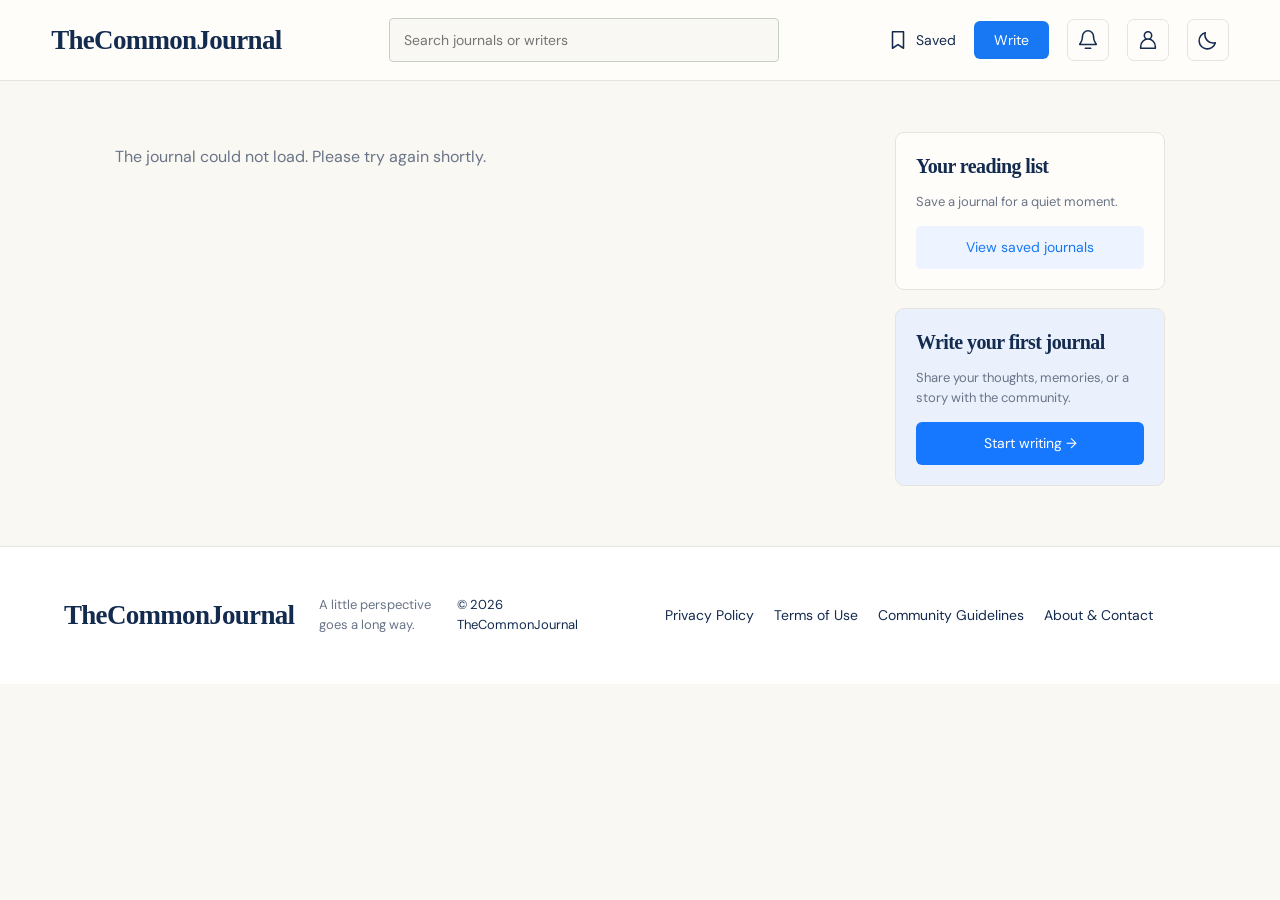
<file: index.html>
<!doctype html>
<html lang="en"><head><meta charset="utf-8"><script src="theme.js"></script><meta name="viewport" content="width=device-width, initial-scale=1"><title>TheCommonJournal — Stories from everyone</title><meta name="description" content="A community for stories, reflections, and discoveries."><link rel="icon" href="favicon.svg"><link rel="stylesheet" href="style.css"><link rel="stylesheet" href="social.css?v=20261010-aligned3"><link rel="stylesheet" href="reader.css?v=20261008-mobile2"><link rel="stylesheet" href="top-journals.css?v=20261008-small3"><link rel="stylesheet" href="policies.css"><link rel="stylesheet" href="reporting.css"><link rel="stylesheet" href="contest.css"><link rel="stylesheet" href="home.css?v=20261010-cardlink1"><link rel="stylesheet" href="journal-cards.css?v=20261010-aligned3"></head>
<body class="home-page"><header><a class="brand" href="./">TheCommonJournal</a><form id="search-form" class="header-search" action="./" role="search"><input id="journal-search" name="q" type="search" aria-label="Search journals or writers" placeholder="Search journals or writers"></form><nav><a href="./">The journal</a></nav></header><main id="main"><section id="featured-journal" class="featured-journal" aria-label="Featured journal" hidden></section><section id="contest-banner" class="contest-banner" aria-label="Writing contest" hidden></section><section id="top-journals" class="top-journals" aria-label="Top journals"></section><div class="home-layout"><section class="journal"><div class="section-head"><h2>The latest thinking</h2><span>IDEAS WORTH YOUR TIME</span></div><p id="notice" role="status"></p><div id="feed-controls"></div><div id="articles" class="grid"></div></section><aside class="reading-sidebar"><section class="sidebar-card"><h2>Your reading list</h2><p>Save a journal for a quiet moment.</p><a href="./?view=saved">View saved journals</a></section><section class="sidebar-card sidebar-compose"><h2>Write your first journal</h2><p>Share your thoughts, memories, or a story with the community.</p><a href="account.html">Start writing →</a></section></aside></div></main><footer><a class="brand" href="./">TheCommonJournal</a><p>A little perspective goes a long way.</p><span>© <span id="year"></span> TheCommonJournal</span><nav class="policy-links" aria-label="Website policies"><a href="privacy.html">Privacy Policy</a><a href="terms.html">Terms of Use</a><a href="community-guidelines.html">Community Guidelines</a><a href="contact.html">About &amp; Contact</a></nav></footer><script src="config.js"></script><script type="module" src="journal.js?v=20261010-aligned3"></script><script type="module" src="contest-banner.js?v=20261008-contest1"></script><script type="module" src="site-tracking.js?v=20261008-1"></script></body></html>
</file>
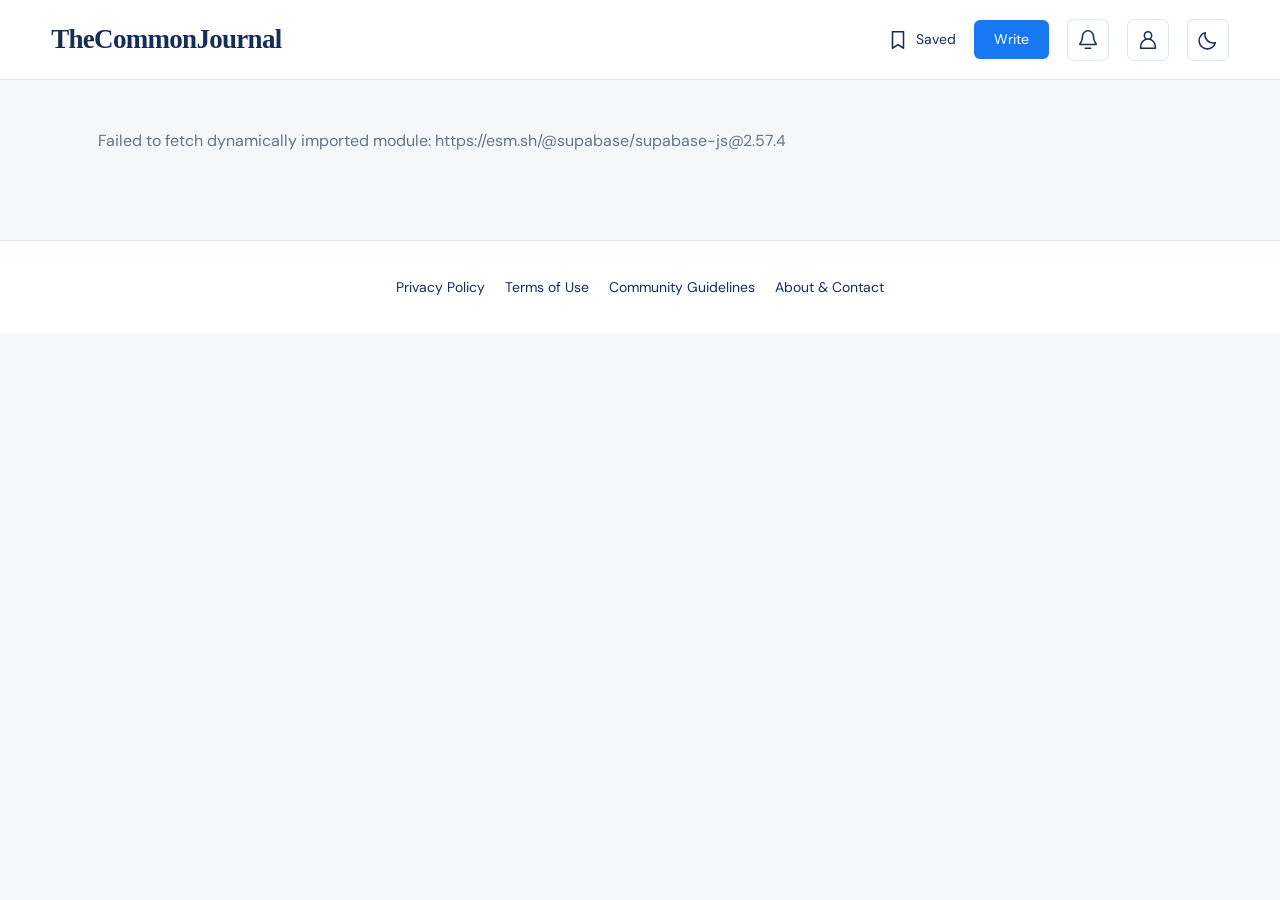
<file: account.html>
<!doctype html><html lang="en"><head><meta charset="utf-8"><script src="theme.js"></script><script>window.JOURNAL_LOGIN_RETURN=/access_token=|error_description=/.test(location.hash)||new URLSearchParams(location.search).has("code");</script><meta name="viewport" content="width=device-width, initial-scale=1"><title>My journals — TheCommonJournal</title><link rel="icon" href="favicon.svg"><link rel="stylesheet" href="style.css"><link rel="stylesheet" href="social.css?v=20261008-heart1"><link rel="stylesheet" href="reader.css"><link rel="stylesheet" href="account.css"><link rel="stylesheet" href="policies.css"><link rel="stylesheet" href="reporting.css"><link rel="stylesheet" href="writer-simple.css?v=20261008-fields4"></head><body class="account-page"><header><a class="brand" href="./">TheCommonJournal</a><nav><a href="./">The journal</a></nav></header><main class="admin"><p id="notice" role="status" aria-live="polite">Opening your writing space…</p><section id="signin" class="panel login" hidden><h2>Welcome to the journal</h2><p>Sign in to write, react, and join the conversation.</p><button id="google" class="primary">Sign in with Google</button></section><section id="member-space" hidden><div class="section-head"><h2>My journals</h2><button id="new" class="primary">New journal</button></div><div class="desk"><aside class="panel journal-library"><details><summary>My journals &amp; drafts</summary><div id="list"></div></details></aside><form id="editor" class="panel"><div class="editor-heading"><h2>Write a journal</h2><p>Start with a thought. Make it your own.</p></div><input name="id" type="hidden"><label class="writing-title">Title<input name="title" maxlength="180" required placeholder="Give your story a title"></label><label class="writing-body">Your story<textarea name="body" rows="12" required placeholder="Start writing here… A memory, a thought, a poem. Make it yours."></textarea></label><div class="writing-stats"><span id="word-count">0 words · 0 min read</span><span>Save a draft to continue later</span></div><label>Category<select name="category"><option>Personal reflections</option><option>Stories</option><option>Poetry</option><option>Life &amp; experiences</option><option>Travel</option><option>Other</option></select></label><label id="custom-category-field" hidden>Custom category<input name="custom_category" maxlength="60" placeholder="Enter your category name" disabled><span class="hint">Up to 60 characters.</span></label><details class="writing-options"><summary>More options · optional</summary><label>Introduction (optional)<textarea name="excerpt" maxlength="400" rows="3" placeholder="Leave empty to use the opening of your story"></textarea></label><p class="hint">We’ll use the beginning of your story if you leave this empty.</p><input name="cover_url" type="hidden"></details><div class="writing-footer"><p class="hint">Publish makes your journal visible to everyone. Save draft keeps it private.</p><div class="actions"><button type="submit" name="action" value="draft">Save draft</button><button type="submit" name="action" value="publish" class="primary">Publish journal</button></div></div><p id="editor-status" role="status"></p></form></div></section></main><script src="config.js"></script><script type="module" src="account.js?v=20261010-customcategory1"></script><script type="module" src="page-reader.js?v=20261008-contest1"></script><footer class="policy-footer"><nav class="policy-links" aria-label="Website policies"><a href="privacy.html">Privacy Policy</a><a href="terms.html">Terms of Use</a><a href="community-guidelines.html">Community Guidelines</a><a href="contact.html">About &amp; Contact</a></nav></footer><script type="module" src="site-tracking.js?v=20261008-1"></script></body></html>
</file>
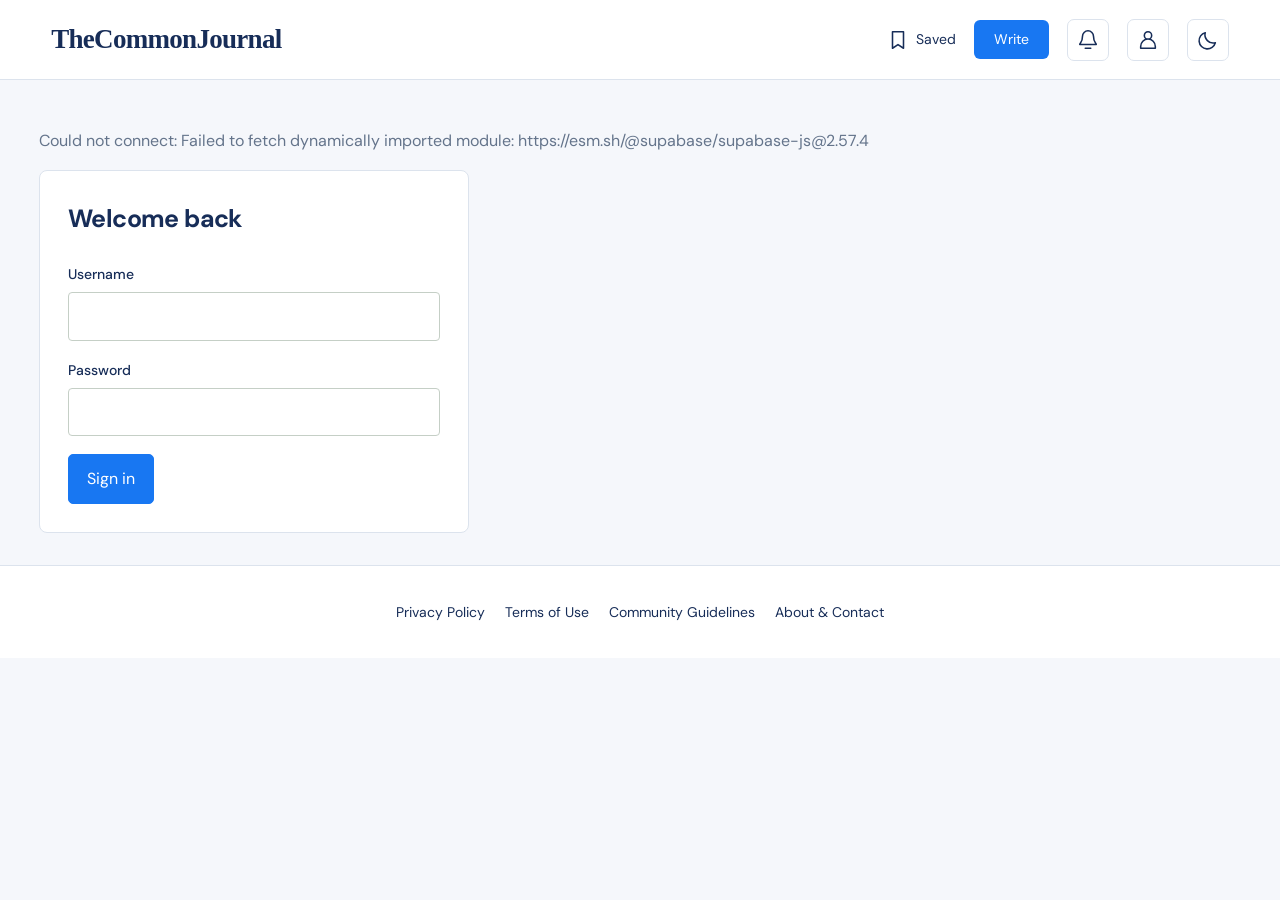
<file: admin.html>
<!doctype html><html lang="en"><head><meta charset="utf-8"><script src="theme.js"></script><meta name="viewport" content="width=device-width, initial-scale=1"><title>Admin — TheCommonJournal</title><meta name="robots" content="noindex"><link rel="icon" href="favicon.svg"><link rel="stylesheet" href="style.css"><link rel="stylesheet" href="social.css?v=20261008-heart1"><link rel="stylesheet" href="reader.css"><link rel="stylesheet" href="policies.css"><link rel="stylesheet" href="reporting.css"><link rel="stylesheet" href="contest.css"><link rel="stylesheet" href="admin-analytics.css?v=20261008-feature1"></head><body class="admin-dashboard"><header><a class="brand" href="./">TheCommonJournal</a><nav><a href="./">View journal</a><button id="logout" hidden>Sign out</button></nav></header><main class="admin"><div class="eyebrow">YOUR EDITORIAL DESK</div><h1 class="admin-title">Make room for<br><em>your next idea.</em></h1><p id="notice" role="status" aria-live="polite"></p><form id="login" class="login panel"><h2>Welcome back</h2><label>Username<input name="username" autocomplete="username" required></label><label>Password<input name="password" type="password" autocomplete="current-password" required></label><button class="primary">Sign in</button></form><section id="workspace" hidden><div id="admin-journals"><div class="section-head"><h2>Your articles</h2><button id="new" class="primary">New article</button></div><div class="desk"><aside id="list" class="panel"></aside><form id="editor" class="panel"><input name="id" type="hidden"><label>Article title<input name="title" maxlength="180" required placeholder="An idea worth sharing"></label><div class="two"><label>Category<input name="category" maxlength="50" required value="Reflections"></label><label>Author<input name="author" maxlength="80" required value="SadiyaSamreen"></label></div><label>Short introduction<textarea name="excerpt" rows="3" maxlength="400" required></textarea></label><label>Cover image URL (optional)<input name="cover_url" type="url" placeholder="https://…"></label><label>Article<textarea name="body" rows="16" required placeholder="Write here. Separate paragraphs with a blank line. Use ## for section headings."></textarea></label><p class="hint">Blank lines create paragraphs. Start a line with ## for a heading. Images use an HTTPS URL.</p><div class="actions"><button type="submit" name="action" value="draft">Save draft</button><button type="submit" name="action" value="publish" class="primary">Publish article</button><button type="button" id="delete" class="danger" hidden>Delete</button></div><p id="editor-status" role="status" aria-live="polite"></p></form></div></div></section></main><script src="config.js"></script><script type="module" src="admin.js?v=20261008-contest1"></script><script type="module" src="moderation.js?v=20261008-contest1"></script><script type="module" src="page-reader.js?v=20261008-contest1"></script><script type="module" src="report-review.js?v=20261008-contest1"></script><footer class="policy-footer"><nav class="policy-links" aria-label="Website policies"><a href="privacy.html">Privacy Policy</a><a href="terms.html">Terms of Use</a><a href="community-guidelines.html">Community Guidelines</a><a href="contact.html">About &amp; Contact</a></nav></footer><script type="module" src="contest-admin.js?v=20261008-contest1"></script><script type="module" src="admin-analytics.js?v=20261008-feature1"></script><script type="module" src="featured-admin.js?v=20261008-feature1"></script></body></html>
</file>
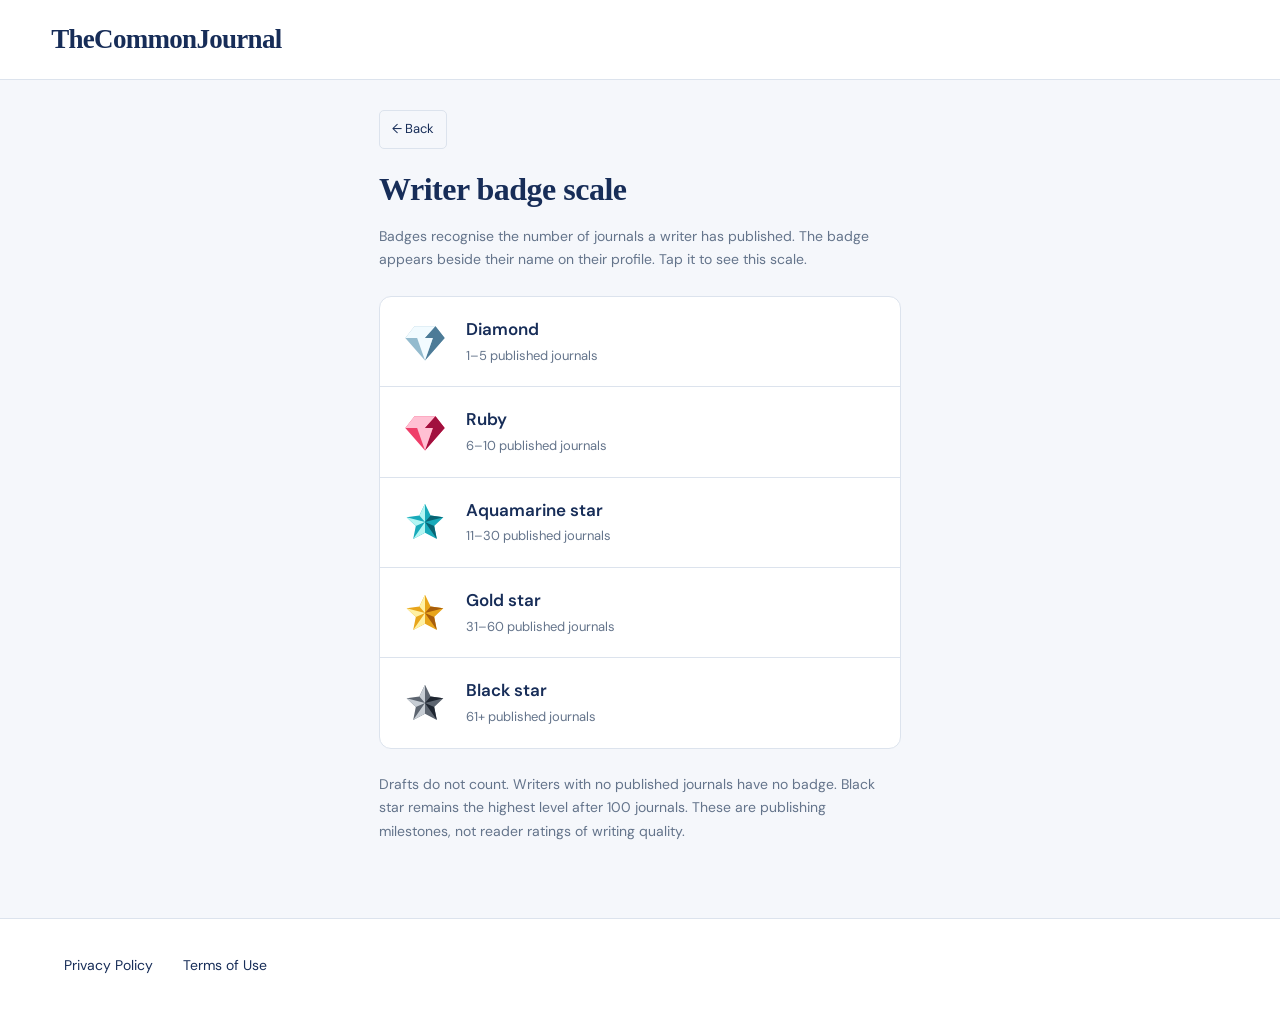
<file: badge-scale.html>
<!doctype html><html lang="en"><head><meta charset="utf-8"><script src="theme.js"></script><meta name="viewport" content="width=device-width, initial-scale=1"><title>Writer badge scale — TheCommonJournal</title><meta name="description" content="Discover the writer badge milestones on TheCommonJournal."><link rel="icon" href="favicon.svg"><link rel="stylesheet" href="style.css"><link rel="stylesheet" href="social.css?v=20261008-heart1"><link rel="stylesheet" href="reader.css"><link rel="stylesheet" href="badge-scale.css?v=20261010-1"></head><body><header><a class="brand" href="./">TheCommonJournal</a></header><main class="badge-scale-page"><button id="badge-back" type="button">← Back</button><h1>Writer badge scale</h1><p class="hint">Badges recognise the number of journals a writer has published. The badge appears beside their name on their profile. Tap it to see this scale.</p><ol id="badge-scale" class="badge-scale-list" aria-label="Writer badge levels"></ol><p class="hint">Drafts do not count. Writers with no published journals have no badge. Black star remains the highest level after 100 journals. These are publishing milestones, not reader ratings of writing quality.</p></main><footer><nav aria-label="Website policies"><a href="privacy.html">Privacy Policy</a><a href="terms.html">Terms of Use</a></nav></footer><script src="config.js"></script><script type="module" src="badge-scale.js?v=20261010-1"></script><script type="module" src="site-tracking.js?v=20261008-1"></script></body></html>
</file>
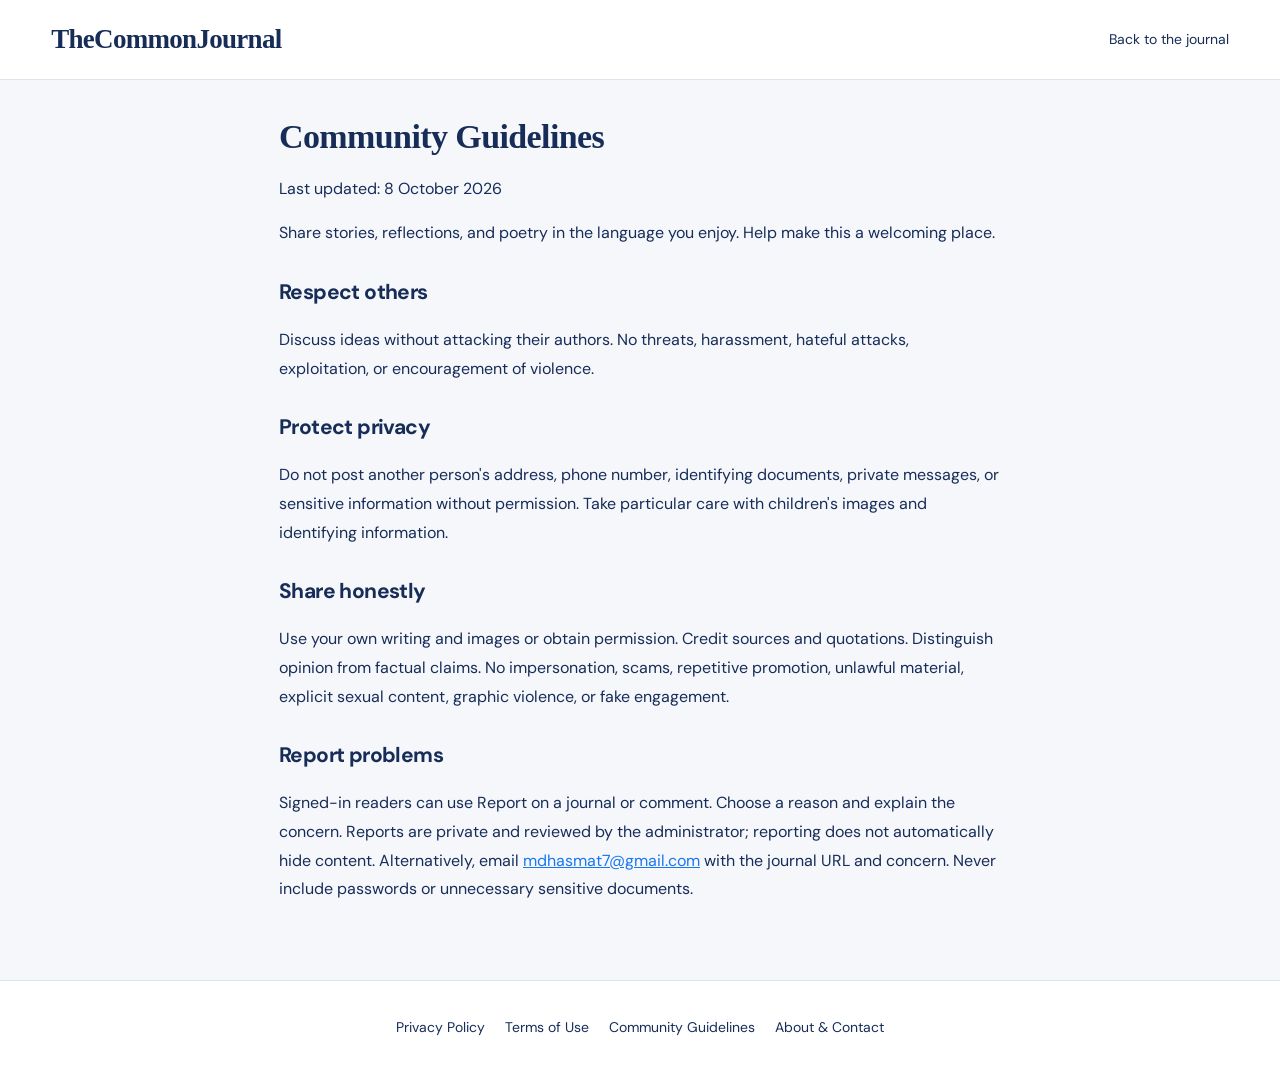
<file: community-guidelines.html>
<!doctype html><html lang="en"><head><meta charset="utf-8"><script src="theme.js"></script><meta name="viewport" content="width=device-width, initial-scale=1"><title>Community Guidelines — TheCommonJournal</title><link rel="icon" href="favicon.svg"><link rel="stylesheet" href="style.css"><link rel="stylesheet" href="social.css?v=20261008-heart1"><link rel="stylesheet" href="reader.css"><link rel="stylesheet" href="policies.css"><link rel="stylesheet" href="reporting.css"></head><body><header><a class="brand" href="./">TheCommonJournal</a><nav><a href="./">Back to the journal</a></nav></header><main class="policy-page"><h1>Community Guidelines</h1><p>Last updated: 8 October 2026</p><p>Share stories, reflections, and poetry in the language you enjoy. Help make this a welcoming place.</p><h2>Respect others</h2><p>Discuss ideas without attacking their authors. No threats, harassment, hateful attacks, exploitation, or encouragement of violence.</p><h2>Protect privacy</h2><p>Do not post another person's address, phone number, identifying documents, private messages, or sensitive information without permission. Take particular care with children's images and identifying information.</p><h2>Share honestly</h2><p>Use your own writing and images or obtain permission. Credit sources and quotations. Distinguish opinion from factual claims. No impersonation, scams, repetitive promotion, unlawful material, explicit sexual content, graphic violence, or fake engagement.</p><h2>Report problems</h2><p>Signed-in readers can use Report on a journal or comment. Choose a reason and explain the concern. Reports are private and reviewed by the administrator; reporting does not automatically hide content. Alternatively, email <a href="mailto:mdhasmat7@gmail.com">mdhasmat7@gmail.com</a> with the journal URL and concern. Never include passwords or unnecessary sensitive documents.</p></main><footer class="policy-footer"><nav class="policy-links" aria-label="Website policies"><a href="privacy.html">Privacy Policy</a><a href="terms.html">Terms of Use</a><a href="community-guidelines.html">Community Guidelines</a><a href="contact.html">About &amp; Contact</a></nav></footer><script src="config.js"></script><script type="module" src="site-tracking.js?v=20261008-1"></script></body></html>
</file>
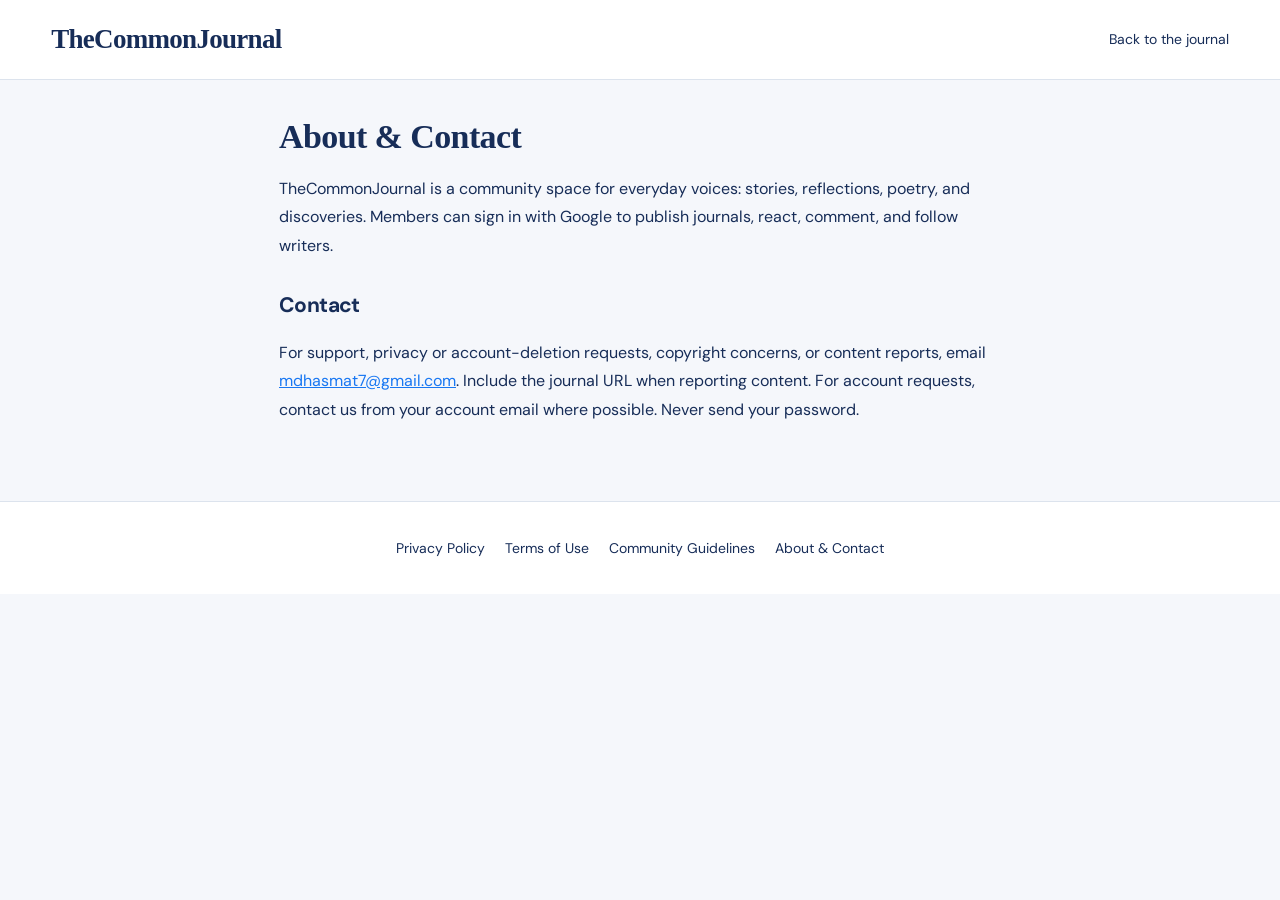
<file: contact.html>
<!doctype html><html lang="en"><head><meta charset="utf-8"><script src="theme.js"></script><meta name="viewport" content="width=device-width, initial-scale=1"><title>About & Contact — TheCommonJournal</title><link rel="icon" href="favicon.svg"><link rel="stylesheet" href="style.css"><link rel="stylesheet" href="social.css?v=20261008-heart1"><link rel="stylesheet" href="reader.css"><link rel="stylesheet" href="policies.css"><link rel="stylesheet" href="reporting.css"></head><body><header><a class="brand" href="./">TheCommonJournal</a><nav><a href="./">Back to the journal</a></nav></header><main class="policy-page"><h1>About & Contact</h1><p>TheCommonJournal is a community space for everyday voices: stories, reflections, poetry, and discoveries. Members can sign in with Google to publish journals, react, comment, and follow writers.</p><h2>Contact</h2><p>For support, privacy or account-deletion requests, copyright concerns, or content reports, email <a href="mailto:mdhasmat7@gmail.com">mdhasmat7@gmail.com</a>. Include the journal URL when reporting content. For account requests, contact us from your account email where possible. Never send your password.</p></main><footer class="policy-footer"><nav class="policy-links" aria-label="Website policies"><a href="privacy.html">Privacy Policy</a><a href="terms.html">Terms of Use</a><a href="community-guidelines.html">Community Guidelines</a><a href="contact.html">About &amp; Contact</a></nav></footer><script src="config.js"></script><script type="module" src="site-tracking.js?v=20261008-1"></script></body></html>
</file>
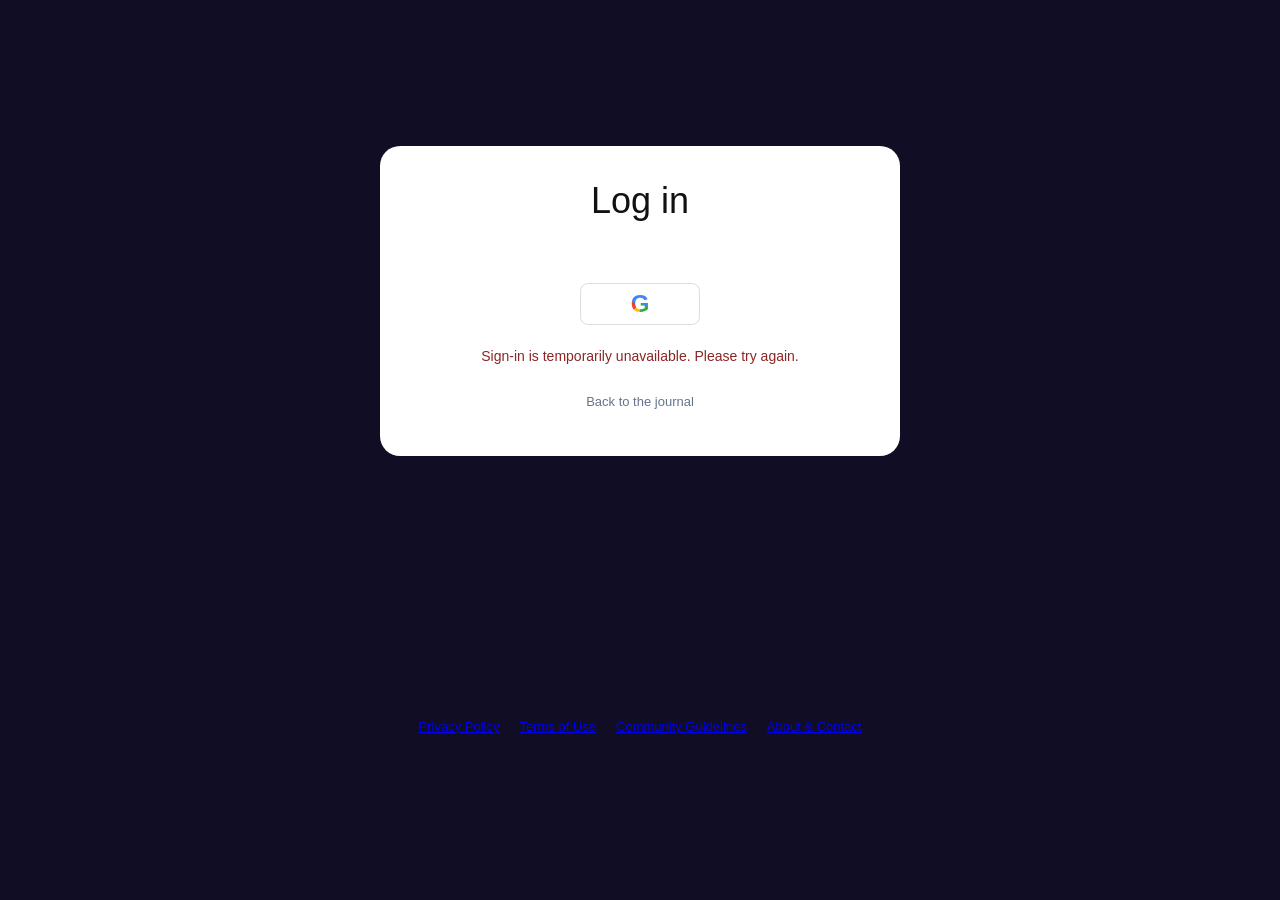
<file: login.html>
<!doctype html><html lang="en"><head><meta charset="utf-8"><meta name="viewport" content="width=device-width, initial-scale=1"><title>Log in — TheCommonJournal</title><link rel="icon" href="favicon.svg"><link rel="stylesheet" href="login.css"><link rel="stylesheet" href="policies.css"><link rel="stylesheet" href="reporting.css"></head><body><main class="login-card"><h1>Log in</h1><button id="google-login" type="button" aria-label="Sign in with Google" title="Sign in with Google"><span class="google-mark" aria-hidden="true">G</span></button><p id="login-status" role="status" aria-live="polite"></p><a class="back-link" href="./">Back to the journal</a></main><script src="config.js"></script><script type="module" src="login.js?v=20261007-profile4"></script><footer class="policy-footer"><nav class="policy-links" aria-label="Website policies"><a href="privacy.html">Privacy Policy</a><a href="terms.html">Terms of Use</a><a href="community-guidelines.html">Community Guidelines</a><a href="contact.html">About &amp; Contact</a></nav></footer><script type="module" src="site-tracking.js?v=20261008-1"></script></body></html>
</file>
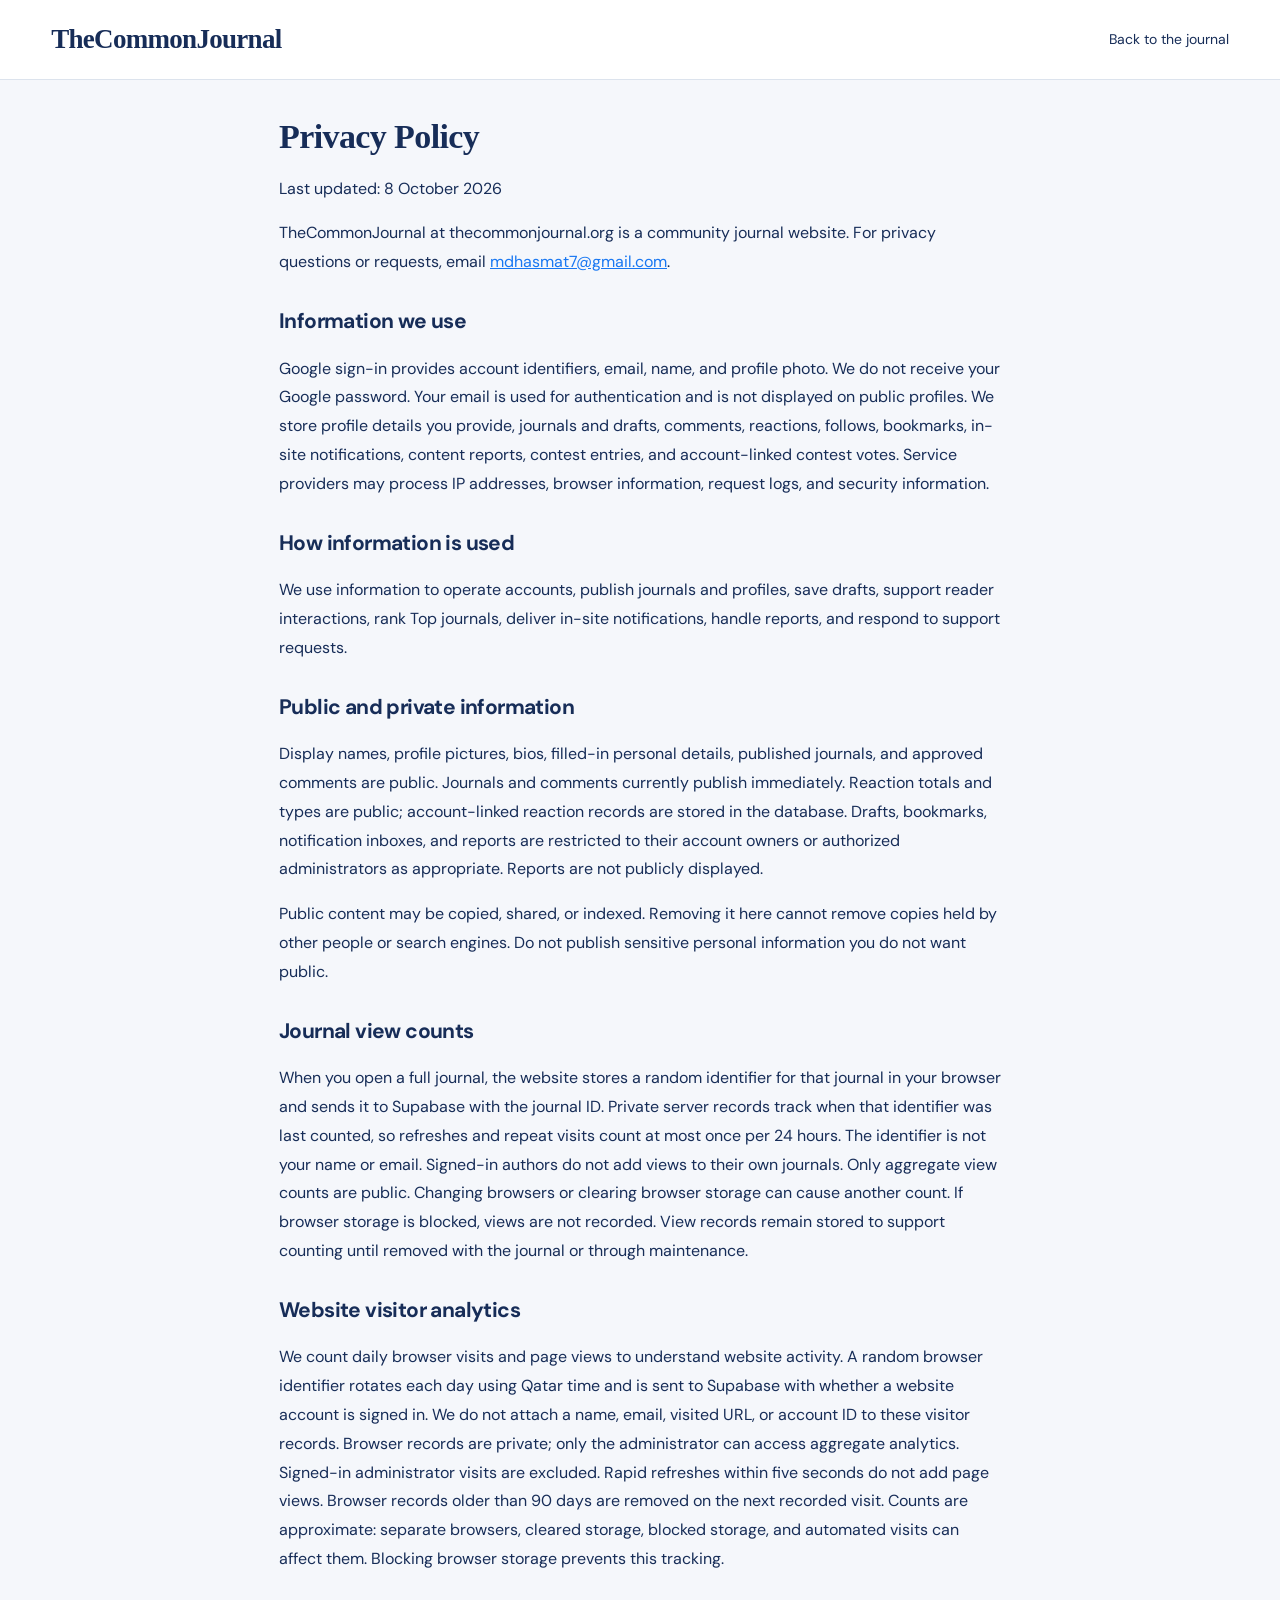
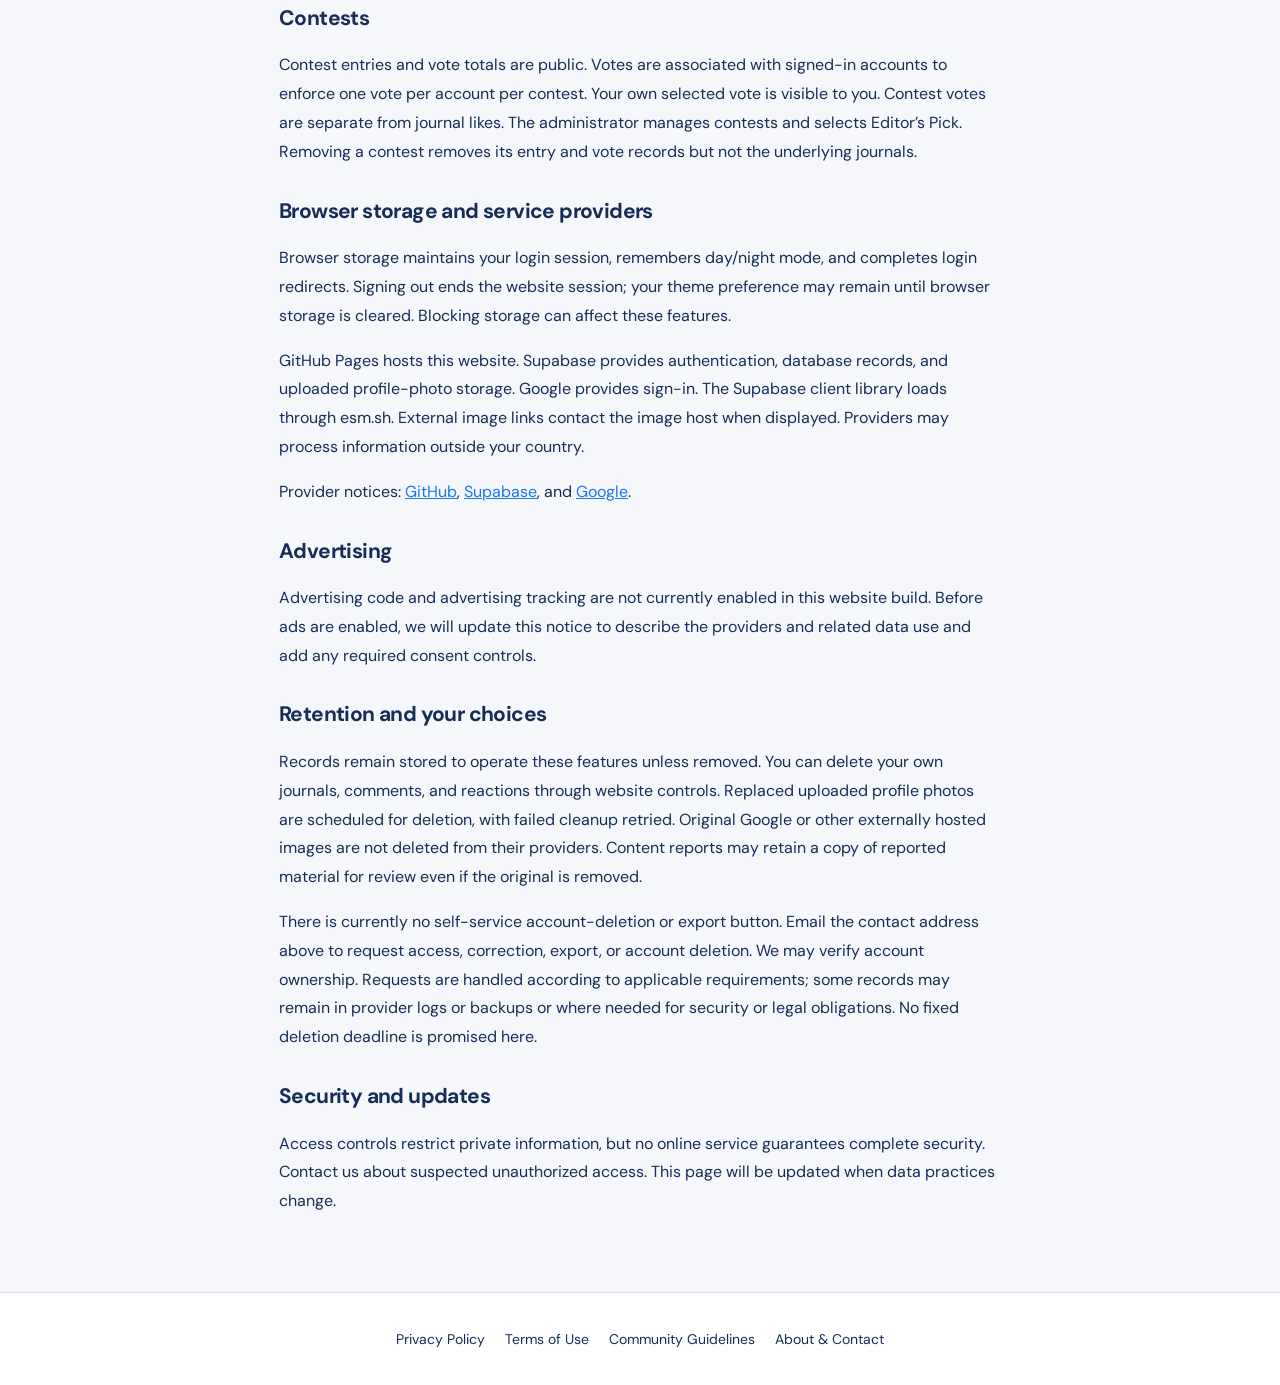
<file: privacy.html>
<!doctype html><html lang="en"><head><meta charset="utf-8"><script src="theme.js"></script><meta name="viewport" content="width=device-width, initial-scale=1"><title>Privacy Policy — TheCommonJournal</title><link rel="icon" href="favicon.svg"><link rel="stylesheet" href="style.css"><link rel="stylesheet" href="social.css?v=20261008-heart1"><link rel="stylesheet" href="reader.css"><link rel="stylesheet" href="policies.css"><link rel="stylesheet" href="reporting.css"></head><body><header><a class="brand" href="./">TheCommonJournal</a><nav><a href="./">Back to the journal</a></nav></header><main class="policy-page"><h1>Privacy Policy</h1><p>Last updated: 8 October 2026</p><p>TheCommonJournal at thecommonjournal.org is a community journal website. For privacy questions or requests, email <a href="mailto:mdhasmat7@gmail.com">mdhasmat7@gmail.com</a>.</p><h2>Information we use</h2><p>Google sign-in provides account identifiers, email, name, and profile photo. We do not receive your Google password. Your email is used for authentication and is not displayed on public profiles. We store profile details you provide, journals and drafts, comments, reactions, follows, bookmarks, in-site notifications, content reports, contest entries, and account-linked contest votes. Service providers may process IP addresses, browser information, request logs, and security information.</p><h2>How information is used</h2><p>We use information to operate accounts, publish journals and profiles, save drafts, support reader interactions, rank Top journals, deliver in-site notifications, handle reports, and respond to support requests.</p><h2>Public and private information</h2><p>Display names, profile pictures, bios, filled-in personal details, published journals, and approved comments are public. Journals and comments currently publish immediately. Reaction totals and types are public; account-linked reaction records are stored in the database. Drafts, bookmarks, notification inboxes, and reports are restricted to their account owners or authorized administrators as appropriate. Reports are not publicly displayed.</p><p>Public content may be copied, shared, or indexed. Removing it here cannot remove copies held by other people or search engines. Do not publish sensitive personal information you do not want public.</p><h2>Journal view counts</h2><p>When you open a full journal, the website stores a random identifier for that journal in your browser and sends it to Supabase with the journal ID. Private server records track when that identifier was last counted, so refreshes and repeat visits count at most once per 24 hours. The identifier is not your name or email. Signed-in authors do not add views to their own journals. Only aggregate view counts are public. Changing browsers or clearing browser storage can cause another count. If browser storage is blocked, views are not recorded. View records remain stored to support counting until removed with the journal or through maintenance.</p><h2>Website visitor analytics</h2><p>We count daily browser visits and page views to understand website activity. A random browser identifier rotates each day using Qatar time and is sent to Supabase with whether a website account is signed in. We do not attach a name, email, visited URL, or account ID to these visitor records. Browser records are private; only the administrator can access aggregate analytics. Signed-in administrator visits are excluded. Rapid refreshes within five seconds do not add page views. Browser records older than 90 days are removed on the next recorded visit. Counts are approximate: separate browsers, cleared storage, blocked storage, and automated visits can affect them. Blocking browser storage prevents this tracking.</p><h2>Contests</h2><p>Contest entries and vote totals are public. Votes are associated with signed-in accounts to enforce one vote per account per contest. Your own selected vote is visible to you. Contest votes are separate from journal likes. The administrator manages contests and selects Editor&rsquo;s Pick. Removing a contest removes its entry and vote records but not the underlying journals.</p><h2>Browser storage and service providers</h2><p>Browser storage maintains your login session, remembers day/night mode, and completes login redirects. Signing out ends the website session; your theme preference may remain until browser storage is cleared. Blocking storage can affect these features.</p><p>GitHub Pages hosts this website. Supabase provides authentication, database records, and uploaded profile-photo storage. Google provides sign-in. The Supabase client library loads through esm.sh. External image links contact the image host when displayed. Providers may process information outside your country.</p><p>Provider notices: <a href="https://docs.github.com/en/site-policy/privacy-policies/github-general-privacy-statement">GitHub</a>, <a href="https://supabase.com/privacy">Supabase</a>, and <a href="https://policies.google.com/privacy">Google</a>.</p><h2>Advertising</h2><p>Advertising code and advertising tracking are not currently enabled in this website build. Before ads are enabled, we will update this notice to describe the providers and related data use and add any required consent controls.</p><h2>Retention and your choices</h2><p>Records remain stored to operate these features unless removed. You can delete your own journals, comments, and reactions through website controls. Replaced uploaded profile photos are scheduled for deletion, with failed cleanup retried. Original Google or other externally hosted images are not deleted from their providers. Content reports may retain a copy of reported material for review even if the original is removed.</p><p>There is currently no self-service account-deletion or export button. Email the contact address above to request access, correction, export, or account deletion. We may verify account ownership. Requests are handled according to applicable requirements; some records may remain in provider logs or backups or where needed for security or legal obligations. No fixed deletion deadline is promised here.</p><h2>Security and updates</h2><p>Access controls restrict private information, but no online service guarantees complete security. Contact us about suspected unauthorized access. This page will be updated when data practices change.</p></main><footer class="policy-footer"><nav class="policy-links" aria-label="Website policies"><a href="privacy.html">Privacy Policy</a><a href="terms.html">Terms of Use</a><a href="community-guidelines.html">Community Guidelines</a><a href="contact.html">About &amp; Contact</a></nav></footer><script src="config.js"></script><script type="module" src="site-tracking.js?v=20261008-1"></script></body></html>
</file>
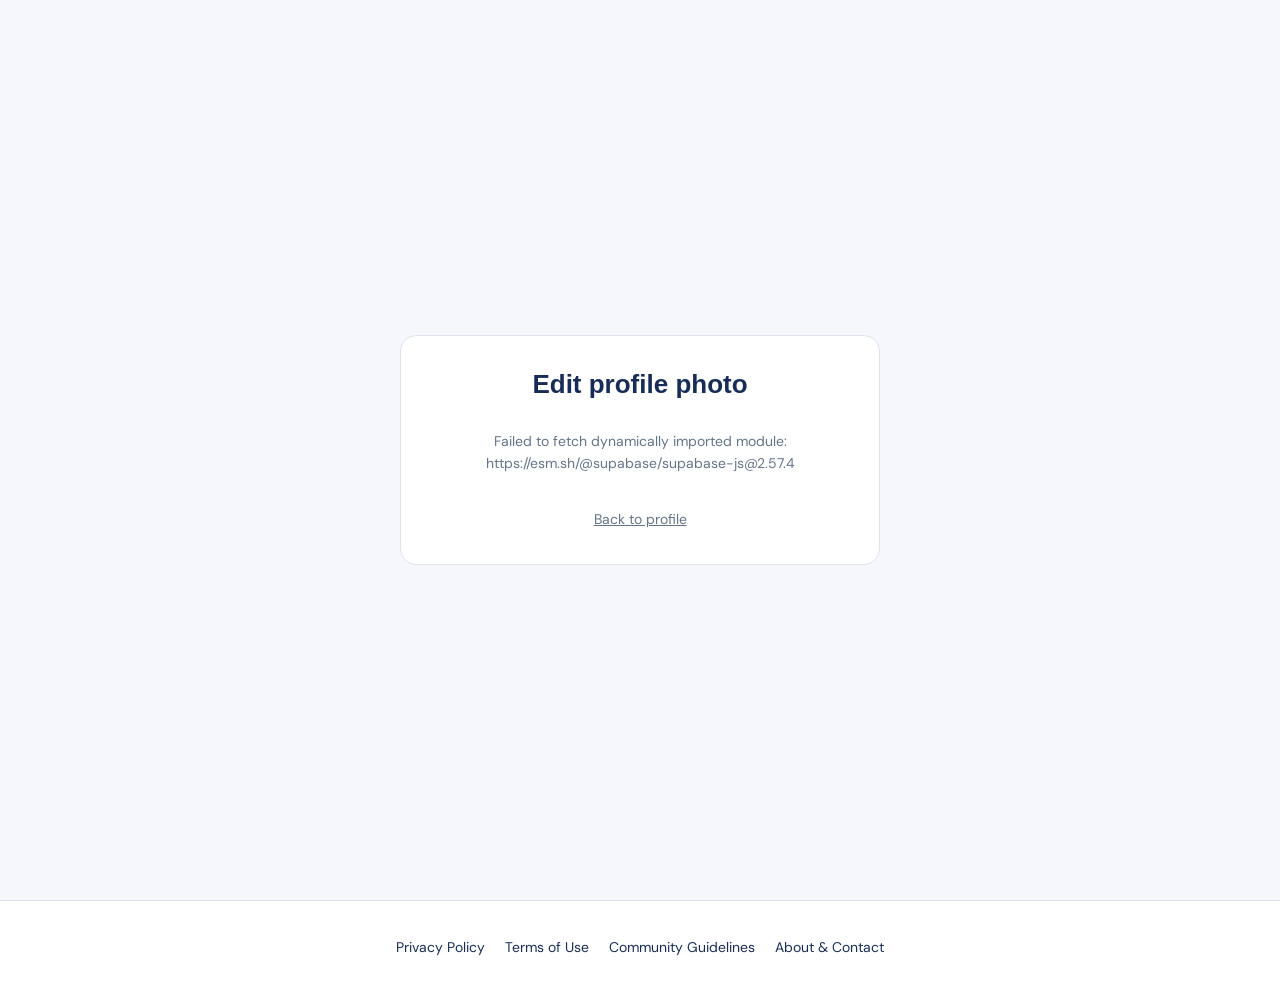
<file: profile-photo.html>
<!doctype html><html lang="en"><head><meta charset="utf-8"><script src="theme.js"></script><meta name="viewport" content="width=device-width, initial-scale=1"><title>Edit profile photo — TheCommonJournal</title><link rel="icon" href="favicon.svg"><link rel="stylesheet" href="style.css"><link rel="stylesheet" href="social.css?v=20261008-heart1"><link rel="stylesheet" href="reader.css"><link rel="stylesheet" href="profile-photo.css"><link rel="stylesheet" href="policies.css"><link rel="stylesheet" href="reporting.css"></head><body><main class="photo-page"><section class="photo-card"><h1>Edit profile photo</h1><div id="photo-picker"></div><p id="notice" role="status"></p><a id="back" class="back" href="./">Back to profile</a></section></main><script src="config.js"></script><script type="module" src="profile-photo.js"></script><footer class="policy-footer"><nav class="policy-links" aria-label="Website policies"><a href="privacy.html">Privacy Policy</a><a href="terms.html">Terms of Use</a><a href="community-guidelines.html">Community Guidelines</a><a href="contact.html">About &amp; Contact</a></nav></footer><script type="module" src="site-tracking.js?v=20261008-1"></script></body></html>
</file>
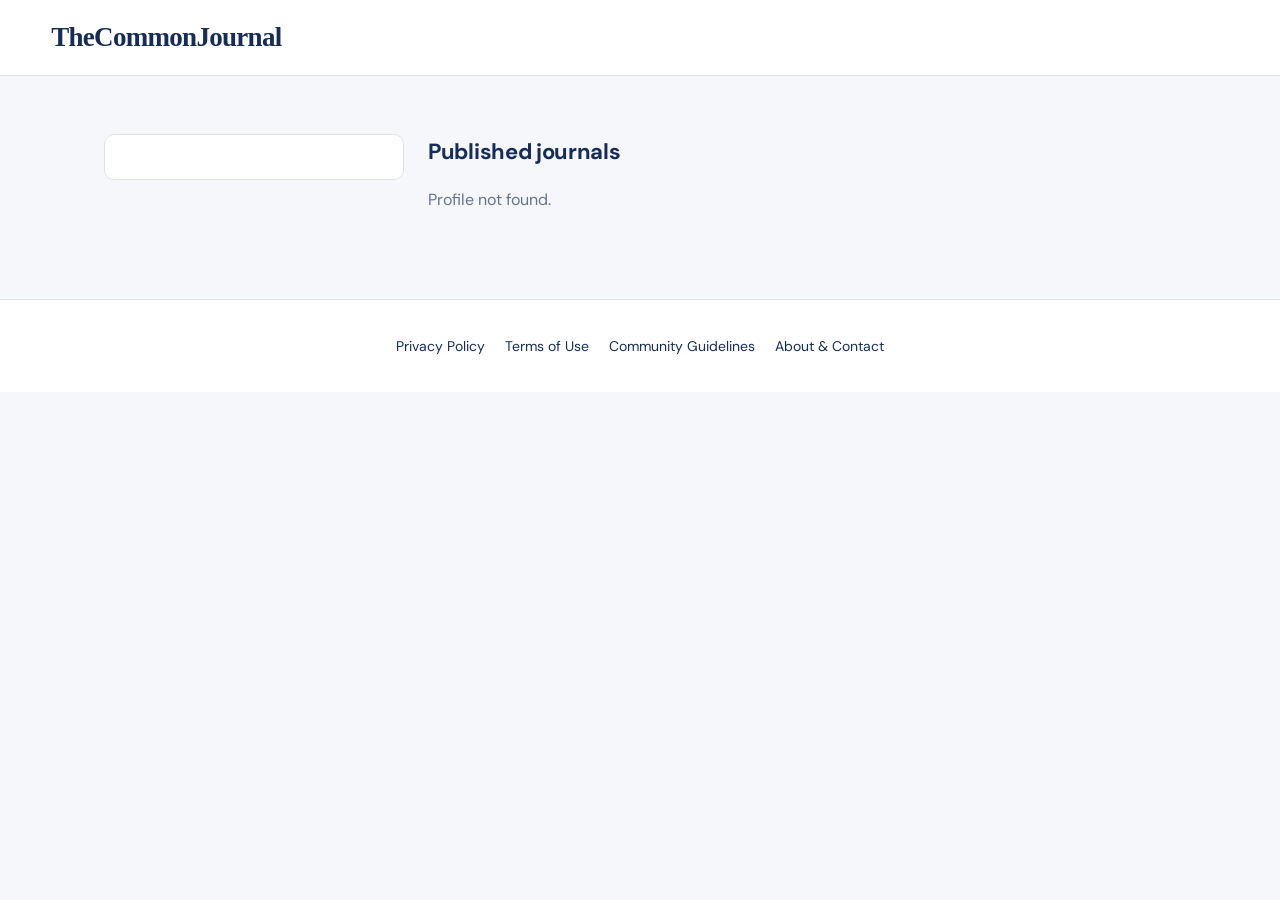
<file: profile.html>
<!doctype html><html lang="en"><head><meta charset="utf-8"><script src="theme.js"></script><meta name="viewport" content="width=device-width, initial-scale=1"><title>Writer profile — TheCommonJournal</title><link rel="icon" href="favicon.svg"><link rel="stylesheet" href="style.css"><link rel="stylesheet" href="social.css?v=20261010-aligned3"><link rel="stylesheet" href="reader.css"><link rel="stylesheet" href="profile.css?v=20261010-scale5"><link rel="stylesheet" href="policies.css"><link rel="stylesheet" href="reporting.css"><link rel="stylesheet" href="journal-cards.css?v=20261010-aligned3"></head><body class="profile-page"><header><a class="brand" href="./">TheCommonJournal</a></header><main class="public-profile"><section id="profile" class="profile-intro"></section><div class="profile-columns"><aside id="personal-details" class="personal-details"></aside><section class="profile-journals"><h2>Published journals</h2><p id="notice" role="status"></p><div id="articles" class="grid"></div></section></div></main><script src="config.js"></script><script type="module" src="profile.js?v=20261010-aligned3"></script><footer class="policy-footer"><nav class="policy-links" aria-label="Website policies"><a href="privacy.html">Privacy Policy</a><a href="terms.html">Terms of Use</a><a href="community-guidelines.html">Community Guidelines</a><a href="contact.html">About &amp; Contact</a></nav></footer><script type="module" src="site-tracking.js?v=20261008-1"></script></body></html>
</file>
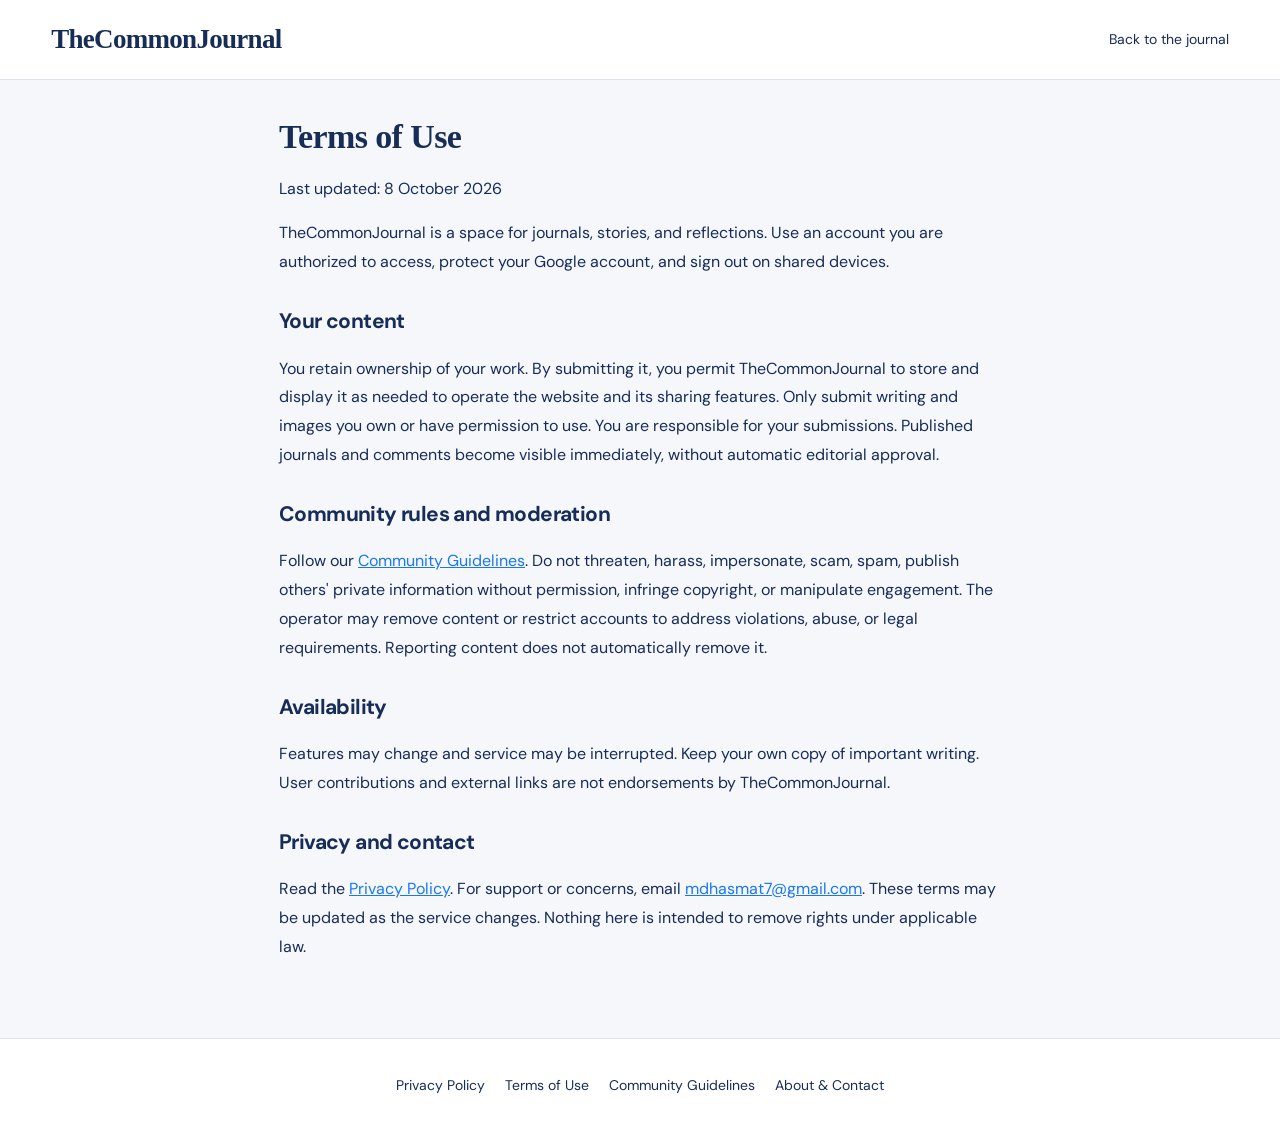
<file: terms.html>
<!doctype html><html lang="en"><head><meta charset="utf-8"><script src="theme.js"></script><meta name="viewport" content="width=device-width, initial-scale=1"><title>Terms of Use — TheCommonJournal</title><link rel="icon" href="favicon.svg"><link rel="stylesheet" href="style.css"><link rel="stylesheet" href="social.css?v=20261008-heart1"><link rel="stylesheet" href="reader.css"><link rel="stylesheet" href="policies.css"><link rel="stylesheet" href="reporting.css"></head><body><header><a class="brand" href="./">TheCommonJournal</a><nav><a href="./">Back to the journal</a></nav></header><main class="policy-page"><h1>Terms of Use</h1><p>Last updated: 8 October 2026</p><p>TheCommonJournal is a space for journals, stories, and reflections. Use an account you are authorized to access, protect your Google account, and sign out on shared devices.</p><h2>Your content</h2><p>You retain ownership of your work. By submitting it, you permit TheCommonJournal to store and display it as needed to operate the website and its sharing features. Only submit writing and images you own or have permission to use. You are responsible for your submissions. Published journals and comments become visible immediately, without automatic editorial approval.</p><h2>Community rules and moderation</h2><p>Follow our <a href="community-guidelines.html">Community Guidelines</a>. Do not threaten, harass, impersonate, scam, spam, publish others' private information without permission, infringe copyright, or manipulate engagement. The operator may remove content or restrict accounts to address violations, abuse, or legal requirements. Reporting content does not automatically remove it.</p><h2>Availability</h2><p>Features may change and service may be interrupted. Keep your own copy of important writing. User contributions and external links are not endorsements by TheCommonJournal.</p><h2>Privacy and contact</h2><p>Read the <a href="privacy.html">Privacy Policy</a>. For support or concerns, email <a href="mailto:mdhasmat7@gmail.com">mdhasmat7@gmail.com</a>. These terms may be updated as the service changes. Nothing here is intended to remove rights under applicable law.</p></main><footer class="policy-footer"><nav class="policy-links" aria-label="Website policies"><a href="privacy.html">Privacy Policy</a><a href="terms.html">Terms of Use</a><a href="community-guidelines.html">Community Guidelines</a><a href="contact.html">About &amp; Contact</a></nav></footer><script src="config.js"></script><script type="module" src="site-tracking.js?v=20261008-1"></script></body></html>
</file>
<file: style.css>
@import url('https://fonts.googleapis.com/css2?family=DM+Sans:wght@400;500;600;700&family=Libre+Caslon+Display&display=swap');
:root{--ink:#173c34;--lime:#e4f78a;--paper:#fafbf7;--line:#d9e0d9;--muted:#626f68}*{box-sizing:border-box}body{margin:0;background:var(--paper);color:var(--ink);font:16px/1.6 'DM Sans',sans-serif}a{color:inherit;text-decoration:none}button,input,textarea{font:inherit}button,a,input,textarea{touch-action:manipulation}button{cursor:pointer;background:transparent;color:var(--ink);border:1px solid var(--line);padding:11px 18px;border-radius:5px}button:disabled{opacity:.5;cursor:wait}button:hover{background:#edf1e6}a:focus-visible,button:focus-visible,input:focus-visible,textarea:focus-visible{outline:3px solid #7c9b26;outline-offset:4px}[hidden]{display:none!important}header{max-width:1320px;margin:auto;padding:30px 5%;display:flex;align-items:center;justify-content:space-between;border-bottom:1px solid var(--line)}.brand{font-size:30px;font-weight:700;letter-spacing:-1.7px}.brand span{font-weight:400}.brand i{font-size:12px;font-style:normal;vertical-align:top;margin-left:4px}nav{display:flex;align-items:center;gap:30px;font-size:14px}main{max-width:1320px;margin:auto;padding:0 5%}.intro{padding:65px 0 60px;position:relative;border-bottom:1px solid var(--line)}.eyebrow{font-size:13px;letter-spacing:2px;font-weight:600}h1{font-family:'Libre Caslon Display',Georgia,serif;font-size:clamp(72px,9vw,128px);font-weight:400;line-height:.94;letter-spacing:-3px;margin:28px 0}h1 em{font-weight:400} .intro p{position:absolute;right:0;bottom:64px;color:var(--muted);font-size:18px}.section-head{display:flex;justify-content:space-between;align-items:center;margin:35px 0 25px;gap:15px}h2{font-size:25px;letter-spacing:-.6px;margin:0}.section-head span{font-size:12px;letter-spacing:1.5px}.grid{display:grid;grid-template-columns:repeat(3,1fr);gap:32px}.card:first-child{grid-column:span 2}.cover{height:230px;width:100%;object-fit:cover;border-radius:6px;background:#e4ebdf}.card:first-child .cover{height:340px}.type-cover{padding:30px;display:flex;flex-direction:column;justify-content:space-between;background:var(--ink);color:var(--lime);overflow:hidden}.type-cover strong{font-family:'Libre Caslon Display',Georgia,serif;font-size:58px;font-weight:400;line-height:1}.type-cover small{letter-spacing:2px;font-size:12px}.card:nth-child(2n) .type-cover{background:var(--lime);color:var(--ink)}.meta{font-size:12px;letter-spacing:1px;text-transform:uppercase;display:flex;gap:12px;margin:20px 0 10px;color:var(--muted)}.card h3{font-family:'Libre Caslon Display',Georgia,serif;font-size:36px;font-weight:400;line-height:1.1;margin:0 0 12px}.card p{color:var(--muted);margin:0 0 10px}.card a:hover h3{text-decoration:underline;text-decoration-thickness:1px;text-underline-offset:5px}.journal{padding-bottom:70px}footer{border-top:1px solid var(--line);padding:35px 5%;display:flex;justify-content:space-between;align-items:center;gap:25px;font-size:13px}footer p{color:var(--muted)}.article{max-width:800px;margin:50px auto 90px}.article h1{font-size:clamp(50px,7vw,82px);line-height:1.05}.article .lede{font-size:22px;color:var(--muted)}.article .cover{height:420px;margin:25px 0}.article-body{max-width:680px;margin:35px auto;font-family:Georgia,serif;font-size:20px;line-height:1.85}.article-body h2{font-family:'DM Sans',sans-serif;margin-top:35px}.back{font-size:14px;text-decoration:underline}.admin{padding-top:45px;padding-bottom:70px}.admin-title{font-size:65px;line-height:1}.panel{background:white;border:1px solid var(--line);border-radius:8px;padding:28px}.login{max-width:430px}.login h2{margin-bottom:24px}label{display:block;font-size:14px;font-weight:500;margin-bottom:18px}input,textarea{display:block;width:100%;margin-top:7px;border:1px solid #c5cfc6;border-radius:4px;padding:12px;background:#fff;color:var(--ink)}textarea{resize:vertical}.primary{background:var(--ink);color:white;border-color:var(--ink)}.primary:hover{background:#285a4b}.desk{display:grid;grid-template-columns:300px 1fr;gap:24px}.two{display:grid;grid-template-columns:1fr 1fr;gap:20px}.actions{display:flex;flex-wrap:wrap;gap:12px}.hint{color:var(--muted);font-size:13px}.danger{color:#9b322e}#notice{color:var(--muted)}.list-item{display:block;width:100%;text-align:left;margin-bottom:12px}.list-item small{display:block;color:var(--muted)}.empty{padding:30px;border:1px dashed var(--line);grid-column:1/-1}
@media(max-width:760px){header{padding:22px 5%}nav{gap:15px}.brand{font-size:26px}.intro{padding:45px 0 30px}.intro p{position:static;font-size:16px}h1{font-size:78px}.grid{grid-template-columns:1fr}.card:first-child{grid-column:auto}.card:first-child .cover,.cover{height:260px}.section-head span{display:none}.desk,.two{grid-template-columns:1fr}.admin-title{font-size:52px}.panel{padding:20px}.article .cover{height:260px}footer{flex-wrap:wrap}footer p{margin:0}.article-body{font-size:18px}}

/* Personal journal wordmark and responsive headline. */
.article-list-item{padding:18px 0;border-bottom:1px solid var(--line)}.article-list-item:first-child{padding-top:0}.article-list-item:last-child{border-bottom:0}.article-list-item strong{display:block;overflow-wrap:anywhere}.article-list-item small{display:block;color:var(--muted);margin:6px 0 12px}.article-list-actions{display:flex;gap:8px;align-items:center;flex-wrap:wrap}.article-list-actions button{padding:7px 12px;font-size:14px}.article-view{font-size:14px;text-decoration:underline;padding:7px}.desk aside{align-self:start}
.brand{font-size:27px;letter-spacing:-1.2px}.intro h1{font-size:clamp(54px,6.8vw,92px);line-height:1.04;letter-spacing:-2px;max-width:790px}.intro p{position:static;margin-top:24px}.intro{padding-bottom:45px}@media(max-width:760px){.brand{font-size:23px}nav{gap:12px}.intro h1{font-size:clamp(45px,9vw,68px)}}

.engagement{max-width:680px;margin:50px auto 0;border-top:1px solid var(--line);padding-top:30px}.engagement h3{font-size:22px;margin-top:30px}.reaction-buttons{display:flex;gap:12px;margin-top:22px}.reaction-buttons button[aria-pressed="true"]{background:var(--ink);color:white;border-color:var(--ink)}.comment{padding:22px 0;border-bottom:1px solid var(--line)}.comment small{display:block;color:var(--muted);margin-top:4px}.comment p{white-space:pre-wrap;overflow-wrap:anywhere}.comment-form{margin-top:30px}.moderation{margin-top:35px}.moderation>button{margin-top:18px}


.avatar{width:100px;height:100px;border-radius:50%;object-fit:cover}.profile-intro{margin-bottom:50px}.profile-intro p{white-space:pre-wrap;max-width:650px}#profile-form{margin-bottom:35px}.comment>a{font-weight:600}header nav{flex-wrap:wrap}#profile-form input[readonly]{background:var(--paper)}@media(max-width:760px){header{gap:15px;flex-wrap:wrap}.desk{grid-template-columns:1fr}}
</file>
<file: social.css>
:root{--ink:#172d58;--lime:#e9f2ff;--paper:#f5f7fb;--line:#dce3ed;--muted:#64748b}body{color:var(--ink)}.primary{background:#1877f2;border-color:#1877f2;color:white}.primary:hover{background:#0965d9}button:hover{background:#edf4ff}.brand{font-family:Georgia,serif;font-weight:700;letter-spacing:-.7px}.intro{padding:36px 0 24px;border:0;max-width:720px;margin:auto}.intro p{margin:8px 0 16px;font-size:16px}.write-journal{display:inline-block;padding:10px 22px;border-radius:5px}.journal{max-width:720px;margin:auto}.journal .grid{display:flex;flex-direction:column;gap:24px}.section-head{margin:20px 0}.feed-card{background:white;border:1px solid var(--line);border-radius:10px;padding:24px}.writer-header{display:flex;align-items:center;justify-content:space-between;gap:12px;margin-bottom:18px}.writer-link{display:flex;align-items:center;gap:12px;min-width:0}.writer-link strong{display:block;overflow-wrap:anywhere}.writer-link small{display:block;color:var(--muted);font-size:13px}.user-avatar{display:inline-flex;position:relative;flex-shrink:0;align-items:center;justify-content:center;width:46px;height:46px;border-radius:50%;background:#e6efff;color:#1868d5;font:600 23px/1 'DM Sans',sans-serif;overflow:hidden}.user-avatar img{position:absolute;width:100%;height:100%;object-fit:cover}.avatar-large{width:90px;height:90px;font-size:40px}.follow-button{color:#1877f2;border-color:#1877f2;font-size:14px;padding:6px 16px}.follow-button[aria-pressed="true"]{background:#edf4ff}.post-content{display:block}.post-content h3{font:400 34px/1.25 'Libre Caslon Display',Georgia,serif;margin:0 0 12px}.post-content p{margin:0 0 20px;color:var(--muted);overflow-wrap:anywhere}.feed-card .cover{height:310px}.type-cover,.card:nth-child(2n) .type-cover{background:#174d94;color:#fff}.type-cover strong{font-size:48px;line-height:1.25;overflow-wrap:anywhere}.social-block{position:relative;margin-top:14px}.social-summary{padding:10px 0;margin:0;color:var(--muted);font-size:14px;border-bottom:1px solid var(--line)}.social-bar{display:flex}.social-action{display:flex;flex:1;align-items:center;justify-content:center;gap:10px;border:0;border-radius:5px;margin:5px 0;padding:12px 6px;font-size:15px}.social-action svg{width:23px;height:23px;stroke:currentColor;fill:none;stroke-width:1.7;stroke-linecap:round;stroke-linejoin:round}.social-action.selected{color:#1877f2}.reaction-picker{position:absolute;bottom:65px;left:0;display:flex;gap:2px;padding:7px;border-radius:40px;background:white;box-shadow:0 4px 20px #152d5826;border:1px solid var(--line);z-index:2;max-width:100%}.reaction-picker button{font-size:27px;border:0;padding:7px;line-height:1;border-radius:50%}.reaction-picker button[aria-pressed="true"]{background:#e6efff}.reaction-picker button:hover{transform:translateY(-3px)}.social-status:empty{display:none}.social-status{font-size:14px;margin:8px 0;color:var(--muted)}.engagement .social-block{margin-bottom:30px}.engagement{display:flex;flex-direction:column}.engagement>.social-block{order:-1}.article .writer-header{margin-top:20px}.profile-intro .follow-button{margin-left:20px}#my-avatar{margin-bottom:15px}nav a{font-size:14px}button:focus-visible,a:focus-visible,input:focus-visible,textarea:focus-visible{outline-color:#1877f2}.reaction-picker[hidden]{display:none}
@media(max-width:760px){.feed-card{padding:16px}.feed-card .cover{height:260px}.social-action{gap:6px;font-size:14px}.reaction-picker button{font-size:23px;padding:6px}.type-cover strong{font-size:38px}.section-head span{display:none}header{gap:15px;flex-wrap:wrap}.desk{grid-template-columns:1fr}.brand{font-size:23px}.writer-header{gap:8px}.writer-link{gap:8px}}
/* Compact reaction summary: top three kinds, followed by the viewer-aware count. */
.reaction-total{display:inline-flex;align-items:center;gap:5px}.reaction-icons{display:inline-flex;align-items:center;padding-left:2px}.reaction-bubble{display:inline-flex;align-items:center;justify-content:center;width:19px;height:19px;border-radius:50%;font-size:14px;line-height:1;margin-left:-2px;border:1px solid var(--surface);background:var(--surface)}.reaction-like{background:#1877f2;font-size:12px}.reaction-love{background:#f04467;font-size:12px}.social-action.selected svg{fill:currentColor}.social-summary{font-size:13px}.social-action{gap:7px}.social-status:empty{display:none}@media(max-width:760px){.social-summary{font-size:12px}.social-action{font-size:13px;padding:10px 4px;min-height:44px}.social-action svg{width:20px;height:20px}.reaction-bubble{width:17px;height:17px;font-size:12px}.reaction-like,.reaction-love{font-size:11px}}
.social-bar .social-action:first-child{color:#1877f2}.social-bar .social-action.selected:first-child{color:#e83e62}.reaction-like{background:transparent;font-size:14px;border:0}.social-action.selected svg{fill:currentColor}.reaction-picker{display:none!important}
/* Compact preview-style engagement row: heart + count, comments + count. */
.social-summary{position:absolute;width:1px;height:1px;padding:0;margin:-1px;overflow:hidden;clip-path:inset(50%);white-space:nowrap;border:0}.social-block{margin-top:10px}.social-bar{display:flex;align-items:center;gap:22px;border:0;padding:0}.social-bar .social-action{flex:0 0 auto;min-height:40px;margin:0;padding:6px 2px;gap:7px;font-size:13px}.social-bar .social-action:first-child{color:#e83e62}.social-bar .social-action:last-child{margin-left:auto}.social-bar .social-action svg{width:20px;height:20px}.social-bar .social-action.selected:first-child svg{fill:#e83e62}.social-bar .social-action:first-child:hover{background:transparent;color:#c92b4c}.social-bar .social-action.selected:first-child{color:#e83e62}@media(max-width:760px){.social-bar{gap:18px}.social-bar .social-action{font-size:12px;min-height:44px}.social-bar .social-action svg{width:19px;height:19px}}
.view-count{display:inline-flex;align-items:center;gap:7px;border:0;padding:6px 2px;font-size:13px;color:var(--muted);opacity:1!important;cursor:default!important;white-space:nowrap}.view-count svg{width:20px;height:20px;fill:none;stroke:currentColor;stroke-width:1.7}.view-count:hover{background:transparent}.social-bar .social-action:nth-child(3){margin-left:auto;order:2}.view-count{order:1}@media(max-width:760px){.social-bar{gap:13px}.view-count{font-size:12px;gap:5px}.view-count svg{width:18px;height:18px}}

.writer-photo-link{display:flex;flex-shrink:0}.writer-identity-text{min-width:0}.writer-name-line{display:flex;align-items:center;flex-wrap:wrap;gap:5px}.writer-name-line>a:first-child{min-width:0}.card-writer-badge{display:inline-flex;align-items:center;justify-content:center;min-width:30px;min-height:30px;border-radius:5px;flex-shrink:0}.card-writer-badge .writer-badge{width:21px;height:21px;display:block;filter:drop-shadow(0 1px 1px #0003)}.card-writer-badge:hover{background:var(--hover,#edf4ff)}.card-writer-badge:focus-visible{outline:2px solid #1877f2;outline-offset:2px}@media(max-width:760px){.writer-name-line{gap:3px}.card-writer-badge{min-width:28px;min-height:28px}.card-writer-badge .writer-badge{width:19px;height:19px}.writer-header .writer-link{flex:1;min-width:0}}
/* Keep mobile writer names and badges together instead of squeezing them. */
@media(max-width:600px){
 .writer-header{display:grid;grid-template-columns:minmax(0,1fr) auto;gap:7px 10px;align-items:center}
 .writer-header>.writer-link{grid-column:1/-1;width:100%;gap:10px;min-width:0}
 .writer-header .writer-photo-link .user-avatar{width:36px;height:36px;font-size:19px}
 .writer-header .writer-identity-text{flex:1;min-width:0}
 .writer-header .writer-name-line{flex-wrap:nowrap;gap:5px}
 .writer-header .writer-name-line>a:first-child{min-width:0;max-width:calc(100% - 34px)}
 .writer-header .writer-name-line strong{font-size:14px;line-height:1.4;white-space:nowrap;overflow:hidden;text-overflow:ellipsis}
 .writer-header .writer-identity-text small{font-size:11px;line-height:1.5}
 .writer-header .card-writer-badge{min-width:28px;min-height:28px;flex-shrink:0}
 .writer-header .card-writer-badge .writer-badge{width:20px;height:20px}
 .writer-header>.writer-tools,.writer-header>.follow-button{grid-column:2;justify-self:end;margin:0}
 .writer-header .writer-tools{gap:8px}
 .writer-header .follow-button{font-size:12px;padding:5px 10px;min-height:32px}
 .writer-header .bookmark-button{width:32px;height:32px;padding:6px}
}
/* Stable header columns on every journal card, including long names. */
.writer-header{display:grid;grid-template-columns:minmax(0,1fr) auto;align-items:center;gap:10px}
.writer-header>.writer-link{grid-column:1;grid-row:1;display:flex;align-items:center;gap:10px;width:100%;min-width:0}
.writer-header .writer-identity-text{flex:1;min-width:0}
.writer-header .writer-name-line{display:flex;align-items:center;flex-wrap:nowrap;gap:5px;min-width:0;width:100%}
.writer-header .writer-name-line>a:first-child{flex:0 1 auto;min-width:0;max-width:100%}
.writer-header .writer-name-line strong{display:block;white-space:nowrap;overflow:hidden;text-overflow:ellipsis;line-height:1.4}
.writer-header .writer-name-line .card-writer-badge{flex:0 0 28px;min-width:28px;min-height:28px}
.writer-header .writer-identity-text small{display:block;white-space:nowrap;overflow:hidden;text-overflow:ellipsis;line-height:1.5}
.writer-header>.writer-tools,.writer-header>.follow-button{grid-column:2;grid-row:1;justify-self:end;margin:0}
.writer-header .writer-tools{display:flex;align-items:center;gap:6px;flex-wrap:nowrap}
.writer-header .follow-button{white-space:nowrap;min-height:34px;padding:5px 10px;font-size:12px}
.writer-header .bookmark-button{width:34px;height:34px;padding:7px}
@media(max-width:600px){
 .writer-header{gap:8px}
 .writer-header>.writer-link{gap:8px;grid-column:1;grid-row:1}
 .writer-header .writer-photo-link .user-avatar{width:32px;height:32px;font-size:18px}
 .writer-header .writer-name-line strong{font-size:12px}
 .writer-header .writer-name-line>a:first-child{max-width:100%}
 .writer-header .writer-name-line{gap:3px}
 .writer-header .card-writer-badge{flex-basis:23px!important;min-width:23px!important;min-height:28px}
 .writer-header .card-writer-badge .writer-badge{width:18px;height:18px}
 .writer-header .writer-identity-text small{font-size:9px}
 .writer-header .writer-tools{gap:3px}
 .writer-header .writer-tools .follow-button,.writer-header>.follow-button{font-size:10px;padding:5px 7px;min-height:32px}
 .writer-header .bookmark-button{width:28px;height:32px;padding:5px}
 .writer-header .bookmark-button svg{width:20px;height:20px}
}
</file>
<file: reader.css>
:root{--surface:#fff;--hover:#edf4ff}header{max-width:1280px;padding:18px 4%;background:var(--surface);gap:24px}header nav{gap:18px;flex-shrink:0;flex-wrap:wrap;justify-content:flex-end}.header-search{flex:1;max-width:390px;margin:0}.header-search input{margin:0;background:var(--paper);font-size:14px;padding:10px 14px}.header-saved{display:flex;align-items:center;gap:7px}.header-write{border-radius:6px;padding:8px 20px}.icon-button{display:inline-flex;position:relative;align-items:center;justify-content:center;width:42px;height:42px;padding:9px;border:1px solid var(--line);border-radius:7px}.icon-button svg,.header-saved svg{width:22px;height:22px;fill:none;stroke:currentColor;stroke-width:1.7;stroke-linecap:round;stroke-linejoin:round}.header-profile .user-avatar{width:40px;height:40px;font-size:20px}.bookmark-button{border:0}.bookmark-button.saved{color:#1877f2;background:var(--hover)}.bookmark-button.saved svg{fill:#1877f233}.writer-tools{display:flex;align-items:center;gap:8px}.intro{max-width:none;text-align:center;padding:38px 0 26px}.intro h1{font:700 clamp(30px,4vw,42px)/1.2 Georgia,serif;letter-spacing:-1px;margin:14px auto 12px;max-width:none}.intro .eyebrow{color:#1877f2}.intro p{font-size:16px;margin-bottom:0}.intro .write-journal{display:none}.home-layout{display:grid;grid-template-columns:minmax(0,720px) minmax(240px,300px);gap:28px;align-items:start;max-width:1050px;margin:22px auto 60px}.journal{max-width:none;width:100%;min-width:0;margin:0}.section-head{display:none}.feed-tabs{display:flex;border-bottom:1px solid var(--line);gap:12px}.feed-tabs button{border:0;border-radius:0;padding:14px 18px;color:var(--muted)}.feed-tabs button[aria-pressed="true"]{color:#1877f2;border-bottom:2px solid #1877f2;font-weight:600}.topic-chips{display:flex;gap:8px;overflow-x:auto;padding:16px 0}.topic-chips button{white-space:nowrap;border-radius:24px;padding:7px 16px;font-size:14px;background:var(--surface)}.topic-chips button[aria-pressed="true"]{color:white;background:#1877f2;border-color:#1877f2}.reading-sidebar{display:flex;flex-direction:column;gap:18px;padding-top:4px}.sidebar-card{background:var(--surface);padding:24px;border:1px solid var(--line);border-radius:9px}.sidebar-card h2{font:700 23px/1.3 Georgia,serif;margin-bottom:12px}.sidebar-card p{font-size:14px;color:var(--muted)}.sidebar-card>a{display:block;color:#1877f2;background:var(--hover);padding:10px;text-align:center;border-radius:5px;font-size:14px}.welcome-row{padding:16px 0;border-top:1px solid var(--line)}.welcome-row strong{font-size:14px}.welcome-row p{margin:5px 0 0}.post-content h3{line-height:1.4}.post-content p{line-height:1.8}.feed-card{padding:22px}.feed-card .cover{height:280px}.social-summary{display:flex;justify-content:space-between;gap:10px}.notification-wrapper{position:relative}.unread-badge{position:absolute;top:-5px;right:-5px;background:#1877f2;color:white;border:2px solid var(--surface);font-size:12px;min-width:21px;height:21px;padding:0 4px;border-radius:20px;line-height:17px}.notification-panel{position:absolute;top:52px;right:-55px;width:350px;max-width:90vw;max-height:70vh;overflow-y:auto;background:var(--surface);border:1px solid var(--line);box-shadow:0 8px 28px #162a5426;border-radius:10px;padding:16px;z-index:20}.notification-heading{display:flex;align-items:center;justify-content:space-between;gap:10px}.notification-heading h2{font:700 21px Georgia,serif}.text-button{border:0;color:#1877f2;padding:4px;font-size:13px}.notification-row{display:flex;align-items:flex-start;gap:12px;padding:16px 0;border-bottom:1px solid var(--line);font-size:14px;line-height:1.6}.notification-row.unread{background:var(--hover)}.notification-row b,.notification-row small{display:block}.notification-row b{font-weight:500;color:#1877f2}.notification-row small,.notification-foot{color:var(--muted);font-size:12px}.notification-row.unread:after{content:'';width:8px;height:8px;border-radius:50%;background:#1877f2;flex-shrink:0;margin:8px 0 0 auto}.load-more{align-self:center;background:var(--surface)}.article-reader-tools{display:flex;align-items:center;gap:12px;font-size:14px;color:var(--muted)}footer{background:var(--surface)}
html[data-theme="night"]{--ink:#edf3ff;--paper:#101827;--line:#344158;--muted:#b2bfd4;--surface:#192438;--hover:#223451;color-scheme:dark}html[data-theme="night"] .feed-card,html[data-theme="night"] .panel,html[data-theme="night"] input,html[data-theme="night"] textarea,html[data-theme="night"] .reaction-picker{background:var(--surface);color:var(--ink)}html[data-theme="night"] button:hover{background:var(--hover)}html[data-theme="night"] .primary:hover{background:#0965d9}html[data-theme="night"] .user-avatar{background:#283f69;color:#b6d5ff}html[data-theme="night"] .follow-button,html[data-theme="night"] .social-action.selected,html[data-theme="night"] .sidebar-card>a,html[data-theme="night"] .text-button,html[data-theme="night"] .notification-row b,html[data-theme="night"] .intro .eyebrow{color:#79b3ff}html[data-theme="night"] .follow-button[aria-pressed="true"],html[data-theme="night"] .reaction-picker button[aria-pressed="true"]{background:var(--hover)}html[data-theme="night"] .topic-chips button[aria-pressed="true"]{background:#1877f2;color:white}html[data-theme="night"] input,html[data-theme="night"] textarea{border-color:var(--line)}
@media(max-width:1050px){header{flex-wrap:wrap;gap:14px}.header-search{order:3;max-width:none;flex-basis:100%}.home-layout{gap:18px}.sidebar-card{padding:18px}header nav{gap:12px}.brand{font-size:24px}}
@media(max-width:800px){.home-layout{grid-template-columns:1fr;max-width:720px}.reading-sidebar{display:none}.intro{padding-top:26px}.feed-card{padding:16px}.feed-card .cover{height:260px}header nav{gap:8px}.header-saved span{display:none}.header-write{padding:8px 12px}.notification-panel{position:fixed;top:110px;right:5vw;width:90vw;max-width:350px}.intro h1{font-size:32px;letter-spacing:-.7px}.feed-tabs button{padding:12px 14px}.writer-tools{gap:4px}}@media(prefers-reduced-motion:reduce){*{scroll-behavior:auto!important}}

.profile-menu-wrapper{position:relative}.profile-menu-toggle{display:flex;align-items:center;justify-content:center;border:0;border-radius:50%;padding:0;background:transparent}.profile-menu-toggle .user-avatar{width:40px;height:40px;font-size:20px}.profile-menu-panel{position:absolute;top:50px;right:0;width:220px;padding:12px;background:var(--surface);border:1px solid var(--line);border-radius:9px;box-shadow:0 8px 24px #162a5426;z-index:25}.profile-menu-panel>strong{display:block;padding:8px 10px;overflow-wrap:anywhere}.profile-menu-panel>a,.profile-menu-panel>button{display:block;width:100%;text-align:left;font-size:14px;padding:10px;border:0;border-radius:5px;color:var(--ink);background:transparent}.profile-menu-panel>a:hover,.profile-menu-panel>button:hover{background:var(--hover)}.profile-menu-panel>.profile-logout{border-top:1px solid var(--line);border-radius:0;margin-top:4px}.profile-menu-error:empty{display:none}.profile-menu-error{font-size:13px;color:var(--muted);padding:0 10px;overflow-wrap:anywhere}

/* Compact homepage heading and mobile reading layout. */
.intro{padding:24px 0 18px}.intro .eyebrow{margin-bottom:8px}.intro p{margin-top:0}
@media(max-width:800px){header .brand{font-size:clamp(19px,5vw,24px);letter-spacing:-.6px}header{padding:14px 4%;gap:12px}header nav{gap:7px}.icon-button{width:36px;height:36px;padding:7px}.profile-menu-toggle .user-avatar{width:36px;height:36px;font-size:18px}.header-write{padding:6px 10px;font-size:13px}.intro{padding:20px 0 16px}.intro p{font-size:14px}.home-layout{margin-top:18px}.reading-sidebar{display:flex;flex-direction:column}.sidebar-card{padding:20px}.feed-card{padding:14px}.feed-tabs{gap:4px}.topic-chips{padding:12px 0}.notification-panel{top:125px}}
</file>
<file: top-journals.css>
.top-journals{max-width:1050px;margin:12px auto 26px;padding:24px;background:var(--surface);border:1px solid var(--line);border-radius:12px}.top-heading{display:flex;justify-content:space-between;align-items:center;gap:18px;margin-bottom:18px}.top-heading h2{font:700 27px/1.3 Georgia,serif}.top-heading p{font-size:14px;color:var(--muted);margin:5px 0 0}.top-heading select{font:inherit;font-size:14px;border:1px solid var(--line);border-radius:7px;padding:10px;background:var(--surface);color:var(--ink);flex-shrink:0}.top-cards{display:grid;grid-template-columns:repeat(3,minmax(0,1fr));gap:16px}.top-card{border:1px solid var(--line);border-radius:9px;overflow:hidden;min-width:0}.top-cover{position:relative}.top-cover .cover{height:150px;border-radius:0;display:flex}.top-cover img.cover{display:block}.top-cover .type-cover{padding:20px}.top-cover .type-cover strong{font-size:28px}.top-cover .type-cover small{font-size:9px;letter-spacing:1px}.top-rank{position:absolute;top:10px;left:10px;background:#1877f2;color:white;border-radius:5px;padding:4px 10px;font-weight:700}.top-writer{display:flex;align-items:center;gap:8px;margin:12px 14px 6px;font-size:13px}.top-writer .user-avatar{width:26px;height:26px;font-size:14px}.top-card h3{font:700 21px/1.4 Georgia,serif;margin:0 14px 12px;overflow-wrap:anywhere}.top-link:hover h3{text-decoration:underline}.top-counts{display:flex;justify-content:space-between;gap:10px;flex-wrap:wrap;margin:0 14px 14px;font-size:13px;color:var(--muted)}.top-status:empty{display:none}.top-status{font-size:14px;color:var(--muted)}@media(max-width:760px){.top-journals{padding:18px}.top-cards{grid-template-columns:1fr}.top-cover .cover{height:190px}.top-heading{align-items:flex-start}.top-heading h2{font-size:23px}.top-heading select{padding:8px}.top-heading p{font-size:13px}}
@media(max-width:760px){.top-journals{padding:16px;margin-top:8px}.top-cards{display:flex;overflow-x:auto;gap:12px;scroll-snap-type:x mandatory;padding-bottom:8px;overscroll-behavior-x:contain}.top-card{flex:0 0 78%;scroll-snap-align:start}.top-cover .cover{height:140px}.top-card h3{font-size:18px}.top-cover .type-cover strong{font-size:26px}.top-heading p{max-width:220px}.top-heading h2{font-size:22px}.top-counts{font-size:12px}.top-writer{font-size:12px}.top-heading select{min-height:40px}}
/* Smaller top-journal typography and cards on phones. */
@media(max-width:760px){.top-journals{padding:14px}.top-heading{gap:12px;margin-bottom:12px}.top-heading h2{font-size:19px}.top-heading p{font-size:12px;line-height:1.5;margin-top:4px}.top-heading select{font-size:12px;padding:7px 9px;min-height:38px}.top-card{flex-basis:68%}.top-cover .cover{height:118px}.top-cover .type-cover{padding:16px}.top-cover .type-cover strong{font-size:22px}.top-cover .type-cover small{font-size:8px}.top-rank{font-size:12px;padding:3px 7px;top:8px;left:8px}.top-writer{font-size:11px;margin:9px 10px 5px;gap:6px}.top-writer .user-avatar{width:22px;height:22px;font-size:12px}.top-card h3{font-size:16px;line-height:1.4;margin:0 10px 9px}.top-counts{font-size:11px;gap:6px;margin:0 10px 10px}.top-status{font-size:12px}}
</file>
<file: policies.css>
.policy-page{max-width:850px;padding-top:36px;padding-bottom:60px}.policy-page h1{font:700 34px/1.25 Georgia,serif;letter-spacing:-.6px;margin:0 0 12px}.policy-page h2{font-size:21px;margin:28px 0 10px}.policy-page p,.policy-page li{line-height:1.8;overflow-wrap:anywhere}.policy-page a{color:#1877f2;text-decoration:underline}.policy-links{display:flex;flex-wrap:wrap;justify-content:center;gap:12px 20px;width:100%;font-size:13px}.policy-links a:hover{text-decoration:underline}.policy-footer{justify-content:center}body:has(.login-card)>.policy-footer{background:transparent;color:white;width:100%;border:0;padding:16px}.photo-page+.policy-footer{padding:20px}@media(max-width:600px){.policy-page{padding-top:26px}.policy-page h1{font-size:28px}.policy-page p,.policy-page li{font-size:15px}.policy-links{font-size:12px;gap:10px 16px}}
</file>
<file: reporting.css>
.report-button{border:0;font-size:12px;padding:7px 9px;color:var(--muted);margin-top:5px}.report-button:hover{text-decoration:underline}.report-dialog{width:460px;max-width:calc(100vw - 32px);max-height:90vh;overflow:auto;padding:24px;border:1px solid var(--line);border-radius:12px;background:var(--surface);color:var(--ink)}.report-dialog::backdrop{background:#10182766}.report-dialog h2{margin-bottom:12px}.report-dialog select{display:block;width:100%;margin-top:7px;padding:10px;font:inherit;background:var(--surface);color:var(--ink);border:1px solid var(--line);border-radius:5px}.report-dialog textarea{background:var(--surface);color:var(--ink);border-color:var(--line)}.report-dialog .actions{justify-content:flex-end}.report-review{margin-top:32px}.report-review article{padding:20px 0;border-bottom:1px solid var(--line)}.report-snapshot{white-space:pre-wrap;overflow-wrap:anywhere;font-size:14px;max-height:220px;overflow:auto}
</file>
<file: contest.css>
.contest-banner{max-width:1050px;margin:22px auto;display:flex;gap:24px;padding:26px;border:1px solid #eacb82;border-radius:12px;background:linear-gradient(110deg,var(--surface),#fff7e3);color:var(--ink)}.contest-trophy{font-size:58px;line-height:1.3;display:block}.contest-badge{display:inline-block;background:#f4d690;color:#563b06;border-radius:6px;padding:5px 12px;font-size:12px;font-weight:700;letter-spacing:.5px}.contest-banner h2{font:700 27px/1.3 Georgia,serif;margin:12px 0 8px}.contest-banner p{margin:7px 0}.contest-button{display:inline-block;border:1px solid #1877f2;padding:9px 16px;border-radius:6px;color:#1877f2}.contest-button.primary{color:white}.contest-award{display:block;margin-top:14px;color:#926109}.contest-page{max-width:1050px;padding-top:28px;padding-bottom:60px}.contest-intro h1{font:700 34px/1.3 Georgia,serif;letter-spacing:-.6px;margin:16px 0}.contest-rules{border:1px solid var(--line);padding:16px;border-radius:8px;background:var(--surface)}.contest-rules summary{cursor:pointer;font-weight:600}.contest-rules p{white-space:pre-wrap}.contest-enter{padding:20px 0}.contest-enter form{max-width:650px;padding:20px 0}.contest-enter select,.contest-entries-heading select,.contest-admin select{font:inherit;padding:10px;border:1px solid var(--line);border-radius:5px;color:var(--ink);background:var(--surface)}.contest-enter select{display:block;width:100%}.contest-enter .article-view{margin-left:15px}.contest-awards{display:grid;grid-template-columns:1fr 1fr;gap:18px;margin-bottom:28px}.contest-awards section{border:1px solid #d5ad53;border-radius:9px;padding:18px;background:var(--surface)}.contest-awards h3{margin:0}.contest-entries-heading{display:flex;align-items:center;gap:12px;flex-wrap:wrap}.contest-entries-heading h2{margin-right:auto}.contest-grid{display:grid;grid-template-columns:1fr 1fr;gap:20px}.contest-entry{padding:16px;background:var(--surface);border:1px solid var(--line);border-radius:10px;min-width:0}.contest-entry .cover{height:180px}.contest-entry .type-cover strong{font-size:30px}.contest-entry h3{font:700 23px/1.4 Georgia,serif;margin:12px 0;overflow-wrap:anywhere}.contest-writer{display:flex;align-items:center;gap:8px;font-size:14px}.contest-writer .user-avatar{width:30px;height:30px;font-size:16px}.contest-admin{margin-top:32px}.contest-admin>form{margin-top:20px}.contest-admin .contest-row{padding:18px 0;border-bottom:1px solid var(--line)}.contest-admin input[type=checkbox]{display:inline;width:auto;margin-right:8px}.contest-admin .actions{margin:12px 0}.contest-admin form>label{margin-bottom:16px}.contest-admin form>.two{gap:16px}.contest-admin input,.contest-admin textarea{background:var(--surface);color:var(--ink);border-color:var(--line)}html[data-theme=night] .contest-banner{background:linear-gradient(110deg,var(--surface),#302b20)}html[data-theme=night] .contest-award{color:#f4d690}@media(max-width:760px){.contest-banner{padding:18px;gap:12px;margin:14px auto}.contest-banner .contest-trophy{font-size:34px}.contest-banner h2{font-size:21px}.contest-banner p{font-size:14px}.contest-badge{font-size:10px}.contest-page h1{font-size:27px}.contest-grid{grid-template-columns:1fr}.contest-awards{grid-template-columns:1fr}.contest-entry .cover{height:170px}.contest-entry h3{font-size:21px}.contest-admin form>.two{grid-template-columns:1fr}.contest-entries-heading h2{font-size:22px}.contest-button{font-size:13px;padding:8px 12px}.contest-entries-heading select{font-size:13px}}
</file>
<file: home.css>
body.home-page{--paper:#faf8f3;--ink:#142b50;--muted:#697487;--line:#e5e4df;background:var(--paper)}.home-page header{background:#fffdf9}.home-page #main{padding-top:22px}.featured-journal{display:grid;grid-template-columns:minmax(0,1fr) minmax(0,1.8fr);background:#f0ede4;border-radius:12px;overflow:hidden;margin-bottom:18px}.featured-copy{padding:30px;display:flex;flex-direction:column;align-items:flex-start;justify-content:center;min-width:0}.featured-copy .eyebrow{font-size:10px;letter-spacing:2px}.featured-copy h1{font-family:Georgia,serif;font-size:clamp(25px,3vw,42px);line-height:1.25;letter-spacing:-.6px;margin:16px 0 12px;overflow-wrap:anywhere}.featured-excerpt{font-size:14px;line-height:1.65;margin:0 0 18px;display:-webkit-box;-webkit-line-clamp:3;-webkit-box-orient:vertical;overflow:hidden}.featured-writer{display:flex;gap:10px;align-items:center;font-size:12px;font-weight:600;margin-bottom:20px}.featured-writer .user-avatar{width:32px;height:32px}.featured-read{font-size:13px;padding:9px 14px;border:1px solid #1977ed;color:#1268d9;background:#fff;border-radius:7px}.featured-image{min-width:0;display:block}.featured-image>.cover{height:340px;border-radius:0;display:block;margin:0}.featured-image>.type-cover{background:#becbb6;color:#233d32}.home-page .contest-banner{background:#f8d77e;border-color:#edd089;color:#28324a;padding:18px 24px;align-items:center;margin:0 0 26px;gap:22px;position:relative;overflow:hidden}.home-page .contest-trophy{font-size:44px}.home-page .contest-banner-copy{flex:1;display:grid;grid-template-columns:1fr auto;column-gap:24px}.home-page .contest-banner-copy>.contest-badge,.home-page .contest-banner-copy>h2,.home-page .contest-banner-copy>p{grid-column:1}.home-page .contest-banner-copy>h2{font-size:25px;margin:4px 0}.home-page .contest-banner-copy>p:not(.hint){display:-webkit-box;-webkit-line-clamp:2;-webkit-box-orient:vertical;overflow:hidden;font-size:13px;margin:0}.home-page .contest-banner-copy>.actions{grid-column:2;grid-row:1/6;align-self:center;flex-direction:column;gap:7px;font-size:12px}.home-page .contest-banner-copy>.contest-award{display:none}.home-page .contest-banner-copy>.hint{font-size:11px;margin:5px 0 0}.home-page .contest-button{padding:8px 13px}.home-page .top-journals{background:transparent;border:0;padding:0;margin:0 0 25px}.home-page .top-heading{margin-bottom:12px}.home-page .top-heading h2{font-size:23px}.home-page .top-heading p{font-size:12px}.home-page .top-cards{gap:14px}.home-page .top-card{padding:10px;background:#fffdf9;border-color:var(--line);min-width:0}.home-page .top-link{display:grid;grid-template-columns:100px minmax(0,1fr);grid-template-rows:auto 1fr;gap:8px 14px}.home-page .top-cover{grid-row:1/3;height:110px}.home-page .top-cover .cover{height:110px;border-radius:6px}.home-page .top-cover .type-cover{padding:10px;background:#becbb6;color:#233d32}.home-page .top-card:nth-child(3n) .type-cover{background:#d6aaa4;color:#522d31}.home-page .top-cover .type-cover strong{font-size:22px}.home-page .top-cover .type-cover small{display:none}.home-page .top-rank{background:#173455;border-radius:50%;font-size:11px;width:26px;height:26px;display:grid;place-items:center;padding:0;left:5px;top:5px}.home-page .top-writer{grid-column:2;grid-row:2;align-self:start;font-size:10px;margin:0;overflow:hidden}.home-page .top-writer .user-avatar{width:22px;height:22px}.home-page .top-link h3{grid-column:2;grid-row:1;font-size:19px;line-height:1.35;margin:0;overflow-wrap:anywhere}.home-page .top-counts{font-size:10px;gap:8px;margin-top:8px;flex-wrap:wrap}.home-page .home-layout{grid-template-columns:minmax(0,1fr) 270px;gap:24px}.home-page .feed-card{padding:20px;background:#fffdf9;border-color:var(--line)}.home-page .post-content{display:grid;grid-template-columns:minmax(0,1fr);gap:10px;margin:16px 0}.home-page .post-content.has-thumbnail{grid-template-columns:minmax(0,1fr) 165px;grid-template-rows:auto 1fr;column-gap:20px}.home-page .post-content h3{font-size:27px;line-height:1.35;margin:0;overflow-wrap:anywhere}.home-page .post-content p{font-size:15px;margin:0;line-height:1.7;display:-webkit-box;-webkit-line-clamp:3;-webkit-box-orient:vertical;overflow:hidden}.home-page .post-content .cover{grid-column:2;grid-row:1/3;height:145px;width:165px;margin:0}.home-page .journal-category{align-self:start;justify-self:start;font-size:10px;text-transform:uppercase;letter-spacing:1px;color:#647261;border-radius:5px;background:#e9efe3;padding:4px 8px}.home-page .feed-card:nth-child(3n+2){background:#f2f5ef}.home-page .feed-card:nth-child(3n+3){background:#fbf1ee}.home-page .sidebar-card{background:#fffdf9;border-color:var(--line);padding:20px}.home-page .sidebar-card h2{font-size:20px}.home-page .sidebar-card p{font-size:13px}.home-page .sidebar-compose{background:#eaf1fd}.home-page .sidebar-compose a{display:block;background:#1677ff;color:white;text-align:center;border-radius:6px;padding:10px}.home-page .feed-tabs{border-top:1px solid var(--line);padding-top:6px}.home-page .topic-chips{margin:12px 0}.home-page .topic-chips button{font-size:11px}.home-page .report-trigger{font-size:10px}html[data-theme=night] body.home-page{--paper:#101928;--ink:#e8eef9;--muted:#a6b5cd;--line:#334256;background:var(--paper)}html[data-theme=night] .home-page header,html[data-theme=night] .home-page .top-card,html[data-theme=night] .home-page .feed-card,html[data-theme=night] .home-page .sidebar-card{background:#1b283c}html[data-theme=night] .featured-journal{background:#243447}html[data-theme=night] .featured-read{background:#1b283c;color:#9bc6ff}html[data-theme=night] .home-page .feed-card:nth-child(3n+2){background:#24352f}html[data-theme=night] .home-page .feed-card:nth-child(3n+3){background:#352c35}@media(max-width:760px){.home-page #main{padding-top:14px}.featured-journal{display:flex;flex-direction:column}.featured-image{order:-1}.featured-image>.cover{height:195px}.featured-copy{padding:18px;display:grid;grid-template-columns:1fr auto;gap:10px}.featured-copy>.eyebrow,.featured-copy>h1,.featured-copy>.featured-excerpt{grid-column:1/3}.featured-copy h1{font-size:25px;margin:0}.featured-excerpt{font-size:13px;margin:0;-webkit-line-clamp:2}.featured-writer{margin:0;font-size:11px}.featured-read{font-size:11px;padding:7px 10px}.home-page .contest-banner{padding:14px;gap:12px}.home-page .contest-trophy{font-size:30px}.home-page .contest-banner-copy{display:block}.home-page .contest-banner-copy h2{font-size:20px}.home-page .contest-banner-copy .actions{flex-direction:row;margin-top:10px}.home-page .contest-badge{font-size:9px}.home-page .top-cards{grid-auto-columns:44%;gap:10px}.home-page .top-link{display:flex;flex-direction:column;gap:7px}.home-page .top-cover{height:104px;width:100%}.home-page .top-cover .cover{height:104px}.home-page .top-link h3{font-size:17px;order:1}.home-page .top-writer{font-size:10px;order:2}.home-page .top-heading h2{font-size:21px}.home-page .top-heading p{font-size:11px}.home-page .top-counts{font-size:9px}.home-page .home-layout{grid-template-columns:1fr}.home-page .feed-card{padding:15px}.home-page .post-content.has-thumbnail{grid-template-columns:minmax(0,1fr) 100px;gap:9px 12px}.home-page .post-content h3{font-size:23px}.home-page .post-content p{font-size:13px}.home-page .post-content .cover{width:100px;height:112px}.home-page .writer-header{font-size:12px}.home-page .writer-header .user-avatar{width:32px;height:32px}.home-page .sidebar-compose{margin-bottom:20px}}

@media(max-width:760px){.home-page .top-card{flex-basis:44%}.home-page .top-writer{margin:0}.home-page .top-counts{margin:8px 0 0}}
.home-page .top-counts{margin:8px 0 0}.home-page .featured-writer .user-avatar{flex-shrink:0}.home-page .featured-journal{max-width:1050px;margin-left:auto;margin-right:auto}html[data-theme=night] .home-page .journal-category{background:#344b3d;color:#e0ebda}.home-page .sidebar-compose>a{color:white}html[data-theme=night] .home-page .sidebar-compose>a{color:white}

/* Two-row mobile navigation, matching the approved homepage concept. */
@media(max-width:800px){
 .home-page header{display:grid;grid-template-columns:minmax(0,1fr) repeat(3,36px);gap:8px 5px;padding:10px 4%;align-items:center}
 .home-page header>.brand{grid-column:1;grid-row:1;white-space:nowrap;font-size:clamp(16px,4.7vw,22px);letter-spacing:-.8px;min-width:0}
 .home-page header>nav{display:contents}
 .home-page header nav>:nth-child(3){grid-row:1;grid-column:2}
 .home-page header nav>:nth-child(4){grid-row:1;grid-column:3}
 .home-page header .theme-toggle{grid-row:1;grid-column:4}
 .home-page header .icon-button{width:36px;height:36px;border:0;background:transparent;padding:7px}
 .home-page header .icon-button svg{width:21px;height:21px}
 .home-page header .profile-menu-toggle .user-avatar{width:32px;height:32px;font-size:17px}
 .home-page header .header-search{grid-row:2;grid-column:1;order:initial;max-width:none;min-width:0;width:100%}
 .home-page .header-search input{width:100%;height:38px;padding:8px 10px;font-size:16px;border-radius:22px;line-height:1.2}
 .home-page header .header-write{grid-row:2;grid-column:2/4;padding:8px 10px;font-size:12px;line-height:1.5;text-align:center;border-radius:7px}
 .home-page header .header-saved{grid-row:2;grid-column:4;justify-content:center;width:36px;height:38px}
 .home-page header .header-saved span{display:none}
 .home-page #main{padding:12px 4% 0}
 .home-page .home-layout{grid-template-columns:1fr;margin-top:16px}
 .home-page .featured-journal{display:flex;flex-direction:column;margin-bottom:14px;border-radius:9px}
 .home-page .featured-image{order:-1}
 .home-page .featured-image>.cover{height:160px}
 .home-page .featured-copy{padding:13px 14px;gap:7px}
 .home-page .featured-copy .eyebrow{font-size:9px;letter-spacing:1.6px}
 .home-page .featured-copy h1{font-size:22px;line-height:1.3;margin:0}
 .home-page .featured-excerpt{font-size:12px;line-height:1.6;-webkit-line-clamp:2;margin:0}
 .home-page .featured-writer{font-size:10px;gap:7px;margin:3px 0 0}
 .home-page .featured-writer .user-avatar{width:27px;height:27px;font-size:15px}
 .home-page .featured-read{font-size:11px;padding:7px 10px;min-height:34px;display:flex;align-items:center}
 .home-page .top-journals{margin-bottom:18px}
 .home-page .top-heading{gap:10px;margin-bottom:10px}
 .home-page .top-heading h2{font-size:20px}
 .home-page .top-heading p{font-size:10px;line-height:1.5;max-width:210px;margin:3px 0 0}
 .home-page .top-heading select{font-size:11px;padding:6px 8px;min-height:34px}
 .home-page .top-card{padding:8px;flex-basis:43%;border-radius:8px}
 .home-page .top-link{display:flex;flex-direction:column;gap:6px}
 .home-page .top-cover,.home-page .top-cover .cover{height:94px;width:100%}
 .home-page .top-link h3{font-size:16px;line-height:1.35;order:1}
 .home-page .top-writer{font-size:9px;order:2;gap:5px}
 .home-page .top-counts{font-size:9px;gap:5px;line-height:1.4}
 .home-page .top-counts>span:nth-child(2){display:none}
 .home-page .feed-tabs button{font-size:12px;padding:10px 14px}
 .home-page .topic-chips{gap:6px;padding:9px 0;margin:0 0 7px}
 .home-page .topic-chips button{font-size:10px;padding:5px 12px}
 .home-page .journal .grid{gap:14px}
 .home-page .feed-card{padding:13px}
 .home-page .writer-header{margin-bottom:10px}
 .home-page .writer-link strong{font-size:12px}
 .home-page .writer-link small{font-size:10px}
 .home-page .writer-tools .follow-button{font-size:11px;padding:5px 8px}
 .home-page .post-content{margin:10px 0}
 .home-page .post-content h3{font-size:22px}
 .home-page .post-content p{font-size:12px;line-height:1.65}
 .home-page .post-content.has-thumbnail{grid-template-columns:minmax(0,1fr) 94px;gap:8px 10px}
 .home-page .post-content .cover{width:94px;height:105px}
 .home-page .contest-banner{padding:12px;gap:10px;margin-bottom:18px}
 .home-page .contest-banner-copy h2{font-size:18px}
 .home-page .contest-banner-copy>p:not(.hint){font-size:11px;-webkit-line-clamp:1}
 .home-page .contest-banner-copy>.hint{font-size:10px}
 .home-page .contest-banner-copy>.actions{margin-top:7px;gap:8px}
 .home-page .contest-button{font-size:10px;padding:6px 9px}
 .home-page .notification-panel{top:94px}
}

@media(max-width:800px){.home-page .featured-copy{display:grid;grid-template-columns:minmax(0,1fr) auto}.home-page .featured-copy>.eyebrow,.home-page .featured-copy>h1,.home-page .featured-copy>.featured-excerpt{grid-column:1/3}}

/* Keep text covers in a vertical layout; photo covers remain block images. */
.home-page .featured-image>.type-cover{display:flex;flex-direction:column;align-items:flex-start;justify-content:space-between;gap:16px;padding:28px;min-width:0}
.home-page .featured-image>.type-cover small{display:block;width:100%;font-size:10px;line-height:1.6;letter-spacing:1.4px;overflow-wrap:anywhere}
.home-page .featured-image>.type-cover small:first-child{display:-webkit-box;-webkit-line-clamp:2;-webkit-box-orient:vertical;overflow:hidden}
.home-page .featured-image>.type-cover strong{display:block;width:100%;font-size:clamp(30px,4vw,48px);line-height:1.35;letter-spacing:normal;overflow-wrap:anywhere}
.home-page .top-cover>.type-cover{display:flex;flex-direction:column;justify-content:center;padding:34px 10px 10px;gap:0}
.home-page .top-cover>.type-cover strong{display:-webkit-box;-webkit-line-clamp:2;-webkit-box-orient:vertical;overflow:hidden;font-size:20px;line-height:1.4;letter-spacing:normal}
@media(max-width:800px){
 .home-page .featured-image>.type-cover{padding:16px 18px;gap:8px}
 .home-page .featured-image>.type-cover small{font-size:8px;letter-spacing:1px;line-height:1.5}
 .home-page .featured-image>.type-cover strong{font-size:30px;line-height:1.35;display:-webkit-box;-webkit-line-clamp:2;-webkit-box-orient:vertical;overflow:hidden}
 .home-page .top-cover>.type-cover{padding:31px 9px 8px}
 .home-page .top-cover>.type-cover strong{font-size:18px;line-height:1.4}
}

/* A journal without a photograph has one title and no duplicate cover. */
.home-page .featured-text-only{display:block;position:relative;background:linear-gradient(120deg,#f4eee0,#e7ede3);border:1px solid #e0e4d7}
.home-page .featured-text-only:after{content:'';position:absolute;width:240px;height:240px;border:1px solid #61785526;border-radius:50%;right:-90px;top:-110px;box-shadow:0 0 0 28px #6178550a,0 0 0 56px #61785508;pointer-events:none}
.home-page .featured-text-only .featured-copy{position:relative;z-index:1;display:grid;grid-template-columns:minmax(0,1fr) auto;gap:14px;padding:30px 34px}
.home-page .featured-text-only .featured-copy>.eyebrow,.home-page .featured-text-only h1,.home-page .featured-text-only .featured-excerpt{grid-column:1/3}
.home-page .featured-text-only h1{margin:0;font-size:clamp(29px,4vw,44px)}
.home-page .featured-text-only .featured-excerpt{margin:0;max-width:780px}
.home-page .featured-text-only .featured-writer{margin:0}
.home-page .featured-text-only .featured-read{align-self:center}
html[data-theme=night] .home-page .featured-text-only{background:linear-gradient(120deg,#233344,#283d36);border-color:#40554a}
html[data-theme=night] .home-page .featured-text-only:after{border-color:#bbd5ab35;box-shadow:0 0 0 28px #bbd5ab0a,0 0 0 56px #bbd5ab08}
html[data-theme=night] .home-page .contest-banner{background:linear-gradient(110deg,#302a1d,#3d3320);color:#fff2cf;border-color:#b99a54}
html[data-theme=night] .home-page .contest-banner h2{color:#fff2cf}
html[data-theme=night] .home-page .contest-banner p,html[data-theme=night] .home-page .contest-banner .hint{color:#e9dcb8}
html[data-theme=night] .home-page .contest-banner .contest-button:not(.primary){color:#ffe1a0;border-color:#c8a461}
@media(max-width:800px){.home-page .featured-text-only .featured-copy{padding:20px 18px;gap:12px}.home-page .featured-text-only h1{font-size:27px}.home-page .featured-text-only .featured-excerpt{font-size:13px;-webkit-line-clamp:3}.home-page .featured-text-only .featured-writer{font-size:11px}.home-page .featured-text-only .featured-read{font-size:11px}.home-page .featured-text-only:after{width:180px;height:180px;right:-95px;top:-110px}}

.home-page.search-mode #featured-journal,.home-page.search-mode #top-journals,.home-page.search-mode #contest-banner,.home-page.search-mode .reading-sidebar{display:none!important}.home-page.search-mode .home-layout{grid-template-columns:minmax(0,1fr);max-width:850px;margin-top:4px}.search-summary{display:flex;align-items:center;justify-content:space-between;gap:12px;margin:0 0 16px;padding:12px 0;border-bottom:1px solid var(--line)}.search-summary p{margin:0;font-size:15px;font-weight:600;overflow-wrap:anywhere}.search-summary button{font-size:12px;white-space:nowrap;padding:7px 10px}#feed-controls{scroll-margin-top:14px}@media(max-width:800px){.search-summary p{font-size:13px}.search-summary button{font-size:11px}.home-page.search-mode #main{padding-top:4px}}
/* Full-card link preserves native links and the separate writer profile. */
.home-page .featured-journal{position:relative}.home-page .featured-card-link{position:absolute;inset:0;z-index:2;border-radius:inherit;cursor:pointer}.home-page .featured-journal .featured-copy{z-index:auto}.home-page .featured-writer,.home-page .featured-read{position:relative;z-index:3}.home-page .featured-journal:focus-within{outline:2px solid #1877f2;outline-offset:3px}.home-page .featured-card-link:hover{box-shadow:inset 0 0 0 1px #1877f240}
</file>
<file: journal-cards.css>
/* Shared homepage and public-profile journal cards. */
:is(.home-page,.profile-page) .feed-card{padding:20px;background:#fffdf9;border:1px solid var(--line);border-radius:10px;min-width:0}
:is(.home-page,.profile-page) .feed-card:nth-child(3n+2){background:#f2f5ef}
:is(.home-page,.profile-page) .feed-card:nth-child(3n+3){background:#fbf1ee}
:is(.home-page,.profile-page) .feed-card .post-content{display:grid;grid-template-columns:minmax(0,1fr);gap:10px;margin:16px 0}
:is(.home-page,.profile-page) .feed-card .post-content.has-thumbnail{grid-template-columns:minmax(0,1fr) 165px;grid-template-rows:auto 1fr;column-gap:20px}
:is(.home-page,.profile-page) .feed-card .post-content h3{font-size:27px;line-height:1.35;margin:0;overflow-wrap:anywhere}
:is(.home-page,.profile-page) .feed-card .post-content p{font-size:15px;line-height:1.7;margin:0;display:-webkit-box;-webkit-line-clamp:3;-webkit-box-orient:vertical;overflow:hidden}
:is(.home-page,.profile-page) .feed-card .post-content .cover{grid-column:2;grid-row:1/3;width:165px;height:145px;margin:0}
:is(.home-page,.profile-page) .journal-category{align-self:start;justify-self:start;font-size:10px;text-transform:uppercase;letter-spacing:1px;color:#647261;border-radius:5px;background:#e9efe3;padding:4px 8px}
html[data-theme=night] :is(.home-page,.profile-page) .feed-card{background:#1b283c}
html[data-theme=night] :is(.home-page,.profile-page) .feed-card:nth-child(3n+2){background:#24352f}
html[data-theme=night] :is(.home-page,.profile-page) .feed-card:nth-child(3n+3){background:#352c35}
html[data-theme=night] :is(.home-page,.profile-page) .journal-category{background:#344b3d;color:#e0ebda}
@media(max-width:800px){
 :is(.home-page,.profile-page) .journal .grid,:is(.home-page,.profile-page) .profile-journals .grid{gap:14px}
 :is(.home-page,.profile-page) .feed-card{padding:13px}
 :is(.home-page,.profile-page) .feed-card .writer-header{margin-bottom:10px}
 :is(.home-page,.profile-page) .feed-card .writer-link strong{font-size:12px}
 :is(.home-page,.profile-page) .feed-card .writer-link small{font-size:10px}
 :is(.home-page,.profile-page) .feed-card .writer-photo-link .user-avatar{width:32px;height:32px;font-size:18px}
 :is(.home-page,.profile-page) .feed-card .writer-tools .follow-button{font-size:10px;padding:5px 7px}
 :is(.home-page,.profile-page) .feed-card .post-content{margin:10px 0}
 :is(.home-page,.profile-page) .feed-card .post-content.has-thumbnail{grid-template-columns:minmax(0,1fr) 94px;gap:8px 10px}
 :is(.home-page,.profile-page) .feed-card .post-content h3{font-size:22px}
 :is(.home-page,.profile-page) .feed-card .post-content p{font-size:12px;line-height:1.65}
 :is(.home-page,.profile-page) .feed-card .post-content .cover{width:94px;height:105px}
}
</file>
<file: account.css>
.account-page main.admin{max-width:1140px;padding:32px 28px 70px}.account-page .admin-title{font:700 clamp(30px,4vw,42px)/1.2 Georgia,serif;letter-spacing:-1px;margin:12px 0 8px}.account-page .account-lede{color:var(--muted);margin:0 0 22px}.account-page .eyebrow{color:#1877f2;font-size:12px}.account-page .panel{border-radius:12px;padding:26px;background:var(--surface)}.account-page #profile-form{display:grid;grid-template-columns:90px 1fr 1fr;column-gap:24px;row-gap:12px;margin-bottom:28px}.account-page #my-avatar{grid-column:1;grid-row:1/5;margin:0}.account-page #profile-form>h2{grid-column:2/-1;font-size:22px}.account-page #profile-form>.two{grid-column:2/-1;gap:18px}.account-page #profile-form>label{grid-column:2/-1;margin-bottom:0}.account-page #profile-form>.profile-actions{grid-column:2/-1;display:flex;align-items:center;gap:16px;flex-wrap:wrap}.account-page #profile-form .two label{margin:0}.account-page label{font-size:15px}.account-page input,.account-page textarea{font-size:16px;border-color:var(--line);background:var(--surface);color:var(--ink)}.account-page #profile-form textarea{min-height:78px}.account-page .section-head{display:flex!important;justify-content:space-between;margin:12px 0 18px}.account-page .section-head h2{font-size:25px}.account-page .desk{display:grid;grid-template-columns:280px minmax(0,1fr);gap:24px;align-items:start}.account-page .journal-library{padding:18px}.account-page .journal-library>h3{margin:2px 0 12px;font-size:16px}.account-page #list{padding:0;border:0;border-radius:0;background:transparent;max-height:700px;overflow-y:auto}.account-page #list .article-list-item{padding:18px 0}.account-page .editor-heading{border-bottom:1px solid var(--line);margin-bottom:22px;padding-bottom:18px}.account-page .editor-heading h2{font:700 26px/1.3 Georgia,serif;margin:0 0 6px}.account-page .editor-heading p{margin:0;color:var(--muted);font-size:14px}.account-page #editor input[name="title"]{font-size:20px}.account-page #editor textarea[name="body"]{min-height:380px;line-height:1.8}.account-page #editor>.actions{border-top:1px solid var(--line);padding-top:20px;margin-top:24px;justify-content:flex-end}.account-page #editor-status{font-size:14px;margin-bottom:0}.account-page #notice:empty{display:none}.account-page .library-empty{color:var(--muted);font-size:14px}html[data-theme="night"] .account-page .panel{background:var(--surface)}
@media(max-width:850px){.account-page .desk{grid-template-columns:1fr}.account-page #list{max-height:280px}.account-page .journal-library{padding:20px}.account-page main.admin{padding:26px 20px 50px}.account-page #profile-form{column-gap:18px}.account-page #editor textarea[name="body"]{min-height:320px}}
@media(max-width:540px){.account-page main.admin{padding:24px 14px 40px}.account-page .panel{padding:20px}.account-page #profile-form{grid-template-columns:64px 1fr;gap:16px}.account-page #my-avatar{grid-row:1;grid-column:1}.account-page #my-avatar .user-avatar{width:64px;height:64px;font-size:30px}.account-page #profile-form>h2{grid-column:2;align-self:center;font-size:21px}.account-page #profile-form>.two,.account-page #profile-form>label,.account-page #profile-form>.profile-actions{grid-column:1/-1}.account-page #profile-form>.two{grid-template-columns:1fr}.account-page .section-head h2{font-size:22px}.account-page .section-head button{font-size:14px;padding:9px 14px}.account-page .actions button{flex:1}.account-page .profile-actions button{font-size:14px}}

.account-page #profile-form>.photo-controls{grid-column:2/-1;padding:16px 0;border-top:1px solid var(--line)}.photo-controls label{margin-bottom:8px}.photo-controls input[type="file"]{padding:9px;background:var(--surface);max-width:100%}.photo-controls .hint{margin:8px 0}.photo-controls>button{font-size:14px;padding:7px 12px}@media(max-width:540px){.account-page #profile-form>.photo-controls{grid-column:1/-1}}
</file>
<file: writer-simple.css>
.account-page #editor{padding:28px}.account-page .editor-heading{border:0;margin-bottom:22px}.account-page .editor-heading h2{font:700 28px/1.3 Georgia,serif}.account-page .editor-heading p{font-size:14px}.account-page .writing-title input{font:400 29px/1.4 Georgia,serif;border:0;border-bottom:1px solid var(--line);border-radius:0;padding:10px 0;background:transparent}.account-page .writing-body textarea{font:18px/1.85 Georgia,serif;min-height:340px;border:0;padding:10px 0;background:transparent;resize:vertical}.account-page .writing-title,.account-page .writing-body{font-size:13px}.account-page .writing-stats{display:flex;justify-content:space-between;gap:10px;font-size:12px;color:var(--muted);border-top:1px solid var(--line);padding-top:12px;margin:0 0 20px}.account-page .writing-options{border:1px solid var(--line);border-radius:8px;padding:12px 16px;margin-bottom:20px}.account-page summary{cursor:pointer;font-size:14px;font-weight:600}.account-page .writing-options[open] summary{margin-bottom:18px}.account-page .writing-options label:last-child{margin-bottom:4px}.account-page .writing-options select{display:block;width:100%;padding:10px;border:1px solid var(--line);border-radius:5px;background:var(--surface,#fff);color:var(--ink);margin-top:7px}.account-page .writing-options .hint{margin:5px 0 14px}.account-page .writing-footer{border-top:1px solid var(--line);padding-top:18px}.account-page .writing-footer .actions{justify-content:flex-end}.account-page .journal-library>details>summary{font-size:15px}.account-page .journal-library #list{margin-top:18px}.account-page .journal-library:has(details:not([open])){padding:18px}.account-page #editor-status{font-size:13px}.account-page #editor-status:empty{display:none}@media(max-width:800px){.account-page .desk{display:flex;flex-direction:column;gap:16px}.account-page .journal-library{width:100%}.account-page #editor{width:100%;padding:20px 16px}.account-page .editor-heading h2{font-size:24px}.account-page .writing-title input{font-size:25px}.account-page .writing-body textarea{font-size:17px;min-height:300px}.account-page .writing-footer .actions{display:grid;grid-template-columns:1fr 1fr}.account-page .writing-footer button{font-size:14px;padding:12px 8px}.account-page .writing-stats{font-size:11px}}

.account-page #editor>label>select{display:block;width:100%;margin-top:7px;padding:10px;border:1px solid var(--line);border-radius:6px;background:var(--surface,#fff);color:var(--ink)}
.publish-confirmation{width:min(460px,92vw);border:1px solid var(--line);border-radius:16px;background:var(--surface,#fff);color:var(--ink);padding:30px;text-align:center;box-shadow:0 20px 80px #0003}.publish-confirmation::backdrop{background:#09162799}.publish-confirmation h2{font:700 25px/1.35 Georgia,serif;margin:14px 0}.publish-success-icon{width:56px;height:56px;border-radius:50%;background:#dcf4e4;color:#16783f;margin:auto;display:grid;place-items:center;font-size:32px}.publish-story-title{font-size:18px;font-weight:600;overflow-wrap:anywhere}.publish-confirmation .actions{justify-content:center;margin:22px 0 12px}.publish-confirmation .actions a{display:inline-flex;align-items:center;padding:10px 16px;border-radius:6px;font-size:14px}.publish-confirmation .actions button{font-size:14px}.publish-close{border:0;font-size:13px;padding:8px;color:var(--muted)}@media(max-width:480px){.publish-confirmation{padding:24px 18px}.publish-confirmation .actions{flex-direction:column}.publish-confirmation .actions a{justify-content:center}}
/* Clearly marked primary writing fields. */
.account-page .writing-title,.account-page .writing-body{font-size:16px;font-weight:700;color:var(--ink);margin-bottom:24px}
.account-page .writing-title input,.account-page .writing-body textarea{display:block;width:100%;margin-top:10px;border:1px solid #cbd9ee;border-radius:10px;background:#f7faff;padding:15px 16px;font-weight:400;transition:border-color .15s,box-shadow .15s}
.account-page .writing-title input{font-size:26px;line-height:1.4}
.account-page .writing-body textarea{font-size:18px;line-height:1.8;min-height:340px}
.account-page .writing-title input:focus,.account-page .writing-body textarea:focus{border-color:#1877f2;box-shadow:0 0 0 3px #1877f21a;outline:2px solid transparent;outline-offset:2px;background:var(--surface,#fff)}
.account-page .writing-title input::placeholder,.account-page .writing-body textarea::placeholder{color:#7a879b;opacity:1}
html[data-theme=night] .account-page .writing-title input,html[data-theme=night] .account-page .writing-body textarea{background:#152137;border-color:#435773;color:var(--ink)}
html[data-theme=night] .account-page .writing-title input:focus,html[data-theme=night] .account-page .writing-body textarea:focus{border-color:#79b3ff;background:#192a42}
html[data-theme=night] .account-page .writing-title input::placeholder,html[data-theme=night] .account-page .writing-body textarea::placeholder{color:#a3b3ca}
@media(max-width:800px){.account-page .writing-title,.account-page .writing-body{font-size:15px}.account-page .writing-title input{font-size:23px;padding:13px 14px}.account-page .writing-body textarea{font-size:17px;padding:14px;min-height:300px}}
</file>
<file: admin-analytics.css>
.admin-dashboard .admin{max-width:1250px;margin:auto;padding:32px 24px}.admin-dashboard .admin-title,.admin-dashboard main>.eyebrow{display:none}#workspace{position:relative;padding-left:185px;min-height:600px}.admin-sidebar{position:absolute;left:0;top:0;width:155px;display:flex;flex-direction:column;gap:10px}.admin-sidebar button{text-align:left;border:0;background:transparent;padding:12px}.admin-sidebar [aria-current=page]{background:#e4efff;color:#1268d9;font-weight:700}.analytics h1{font-family:inherit;font-size:30px;margin:0 0 18px}.analytics-controls{display:flex;gap:10px;align-items:center}.analytics-controls select{width:auto}.analytics-metrics{display:grid;grid-template-columns:repeat(4,minmax(0,1fr));gap:16px;margin:22px 0}.analytics-metrics .panel{padding:20px}.analytics-metrics strong{font-size:32px}.analytics-plots{display:grid;grid-template-columns:2fr 1fr;gap:18px;margin-bottom:22px}.analytics h2{font-family:inherit;font-size:20px}.analytics-chart svg{width:100%;margin-top:20px}.analytics-chart text{font-size:12px;fill:currentColor}.analytics-ring{width:140px;height:140px;border-radius:50%;margin:24px auto;display:grid;place-items:center}.analytics-ring strong{background:var(--paper,#fff);border-radius:50%;width:100px;height:100px;display:grid;place-items:center;font-size:28px}.analytics-table{overflow:auto}.analytics table{width:100%;border-collapse:collapse;text-align:left}.analytics th,.analytics td{padding:14px 10px;border-bottom:1px solid var(--line,#dce4ef);font-size:14px}.analytics th{white-space:nowrap}.analytics [aria-pressed=true]{color:#1677ff;border-color:#1677ff}[hidden]{display:none!important}@media(max-width:850px){#workspace{padding-left:0}.admin-sidebar{position:static;width:auto;flex-direction:row;overflow:auto;margin-bottom:24px}.analytics-metrics{grid-template-columns:repeat(2,minmax(0,1fr))}.analytics-plots{grid-template-columns:1fr}.analytics-controls{flex-wrap:wrap}.admin-dashboard .admin{padding:20px 14px}.analytics h1{font-size:25px}}

.featured-admin select{width:100%;max-width:680px;padding:12px;border:1px solid var(--line);border-radius:6px;background:var(--surface,#fff);color:var(--ink);margin-top:8px}.featured-admin h2{margin-bottom:12px}
</file>
<file: badge-scale.css>
.badge-scale-page{max-width:650px;padding-top:30px;padding-bottom:60px}.badge-scale-page h1{font:700 32px/1.3 Georgia,serif;letter-spacing:-.5px;margin:20px 0 12px}.badge-scale-page>.hint{font-size:14px;line-height:1.7}.badge-scale-list{list-style:none;padding:0;margin:24px 0;background:var(--surface,#fff);border:1px solid var(--line);border-radius:12px;overflow:hidden}.badge-scale-row{display:flex;align-items:center;gap:20px;padding:20px 24px;border-bottom:1px solid var(--line);scroll-margin-top:20px}.badge-scale-row:last-child{border-bottom:0}.badge-scale-row .writer-badge{width:42px;height:42px;flex-shrink:0}.badge-scale-row h2{font:600 17px/1.5 'DM Sans',sans-serif;letter-spacing:0;margin:0}.badge-scale-row p{font-size:13px;color:var(--muted);margin:3px 0 0}.badge-scale-row.badge-highlight{background:var(--hover,#edf4ff);box-shadow:inset 4px 0 #1877f2}#badge-back{font-size:13px;padding:8px 12px}@media(max-width:600px){.badge-scale-page h1{font-size:27px}.badge-scale-row{padding:17px 18px;gap:16px}}
</file>
<file: login.css>
*{box-sizing:border-box}body{margin:0;min-height:100vh;min-height:100dvh;background:#100d25;display:grid;place-items:center;padding:24px;font:16px/1.6 Arial,sans-serif;color:#111}.login-card{width:min(100%,520px);min-height:310px;border-radius:20px;background:#fff;padding:32px 28px 24px;text-align:center}h1{font-size:36px;font-weight:400;margin:0 0 60px;line-height:1.25}#google-login{width:120px;height:42px;border:1px solid #ddd;background:white;border-radius:8px;cursor:pointer;display:inline-flex;align-items:center;justify-content:center}#google-login:hover{background:#f6f8fc}#google-login:focus-visible,.back-link:focus-visible{outline:3px solid #1877f2;outline-offset:4px}#google-login:disabled{opacity:.55;cursor:wait}.google-mark{font:bold 24px/1 Arial,sans-serif;background:conic-gradient(#4285f4 0deg 100deg,#34a853 100deg 180deg,#fbbc05 180deg 230deg,#ea4335 230deg 285deg,#4285f4 285deg);background-clip:text;-webkit-background-clip:text;color:transparent}#login-status{font-size:14px;margin:20px 0 0;color:#8c2525;overflow-wrap:anywhere}#login-status:empty{display:none}.back-link{display:block;margin-top:24px;color:#64748b;font-size:13px;text-decoration:none}.back-link:hover{text-decoration:underline}@media(max-width:480px){body{padding:18px}.login-card{padding:30px 20px;border-radius:18px}}
</file>
<file: profile-photo.css>
.photo-page{min-height:100vh;min-height:100dvh;display:grid;place-items:center;padding:24px}.photo-card{width:min(100%,480px);padding:32px;background:var(--surface);border:1px solid var(--line);border-radius:16px;text-align:center}.photo-card h1{font:700 26px/1.3 Arial,sans-serif;letter-spacing:0;margin:0 0 28px}.photo-card label{font-size:16px}.photo-card input{font-size:14px;border-color:var(--line);background:var(--surface);color:var(--ink)}.photo-card .hint,.photo-card #notice,.photo-card .back{font-size:14px;color:var(--muted)}.photo-card #notice:empty{display:none}.photo-card .back{display:inline-block;margin-top:20px}.photo-card input::file-selector-button{background:#1877f2;color:white;border:0;border-radius:5px;padding:10px 14px;cursor:pointer;margin-right:12px}@media(max-width:480px){.photo-card{padding:24px 18px}}
</file>
<file: profile.css>
.public-profile{max-width:1200px;padding-top:32px;padding-bottom:70px}.public-profile .profile-intro{margin-bottom:26px;padding-left:16px}.public-profile .avatar-large{width:110px;height:110px;font-size:52px}.public-profile .profile-name{font:700 24px/1.3 'DM Sans',sans-serif;letter-spacing:0;margin:12px 0 8px;overflow-wrap:anywhere}.profile-bio{color:var(--muted);margin:8px 0}.profile-photo-link{font-size:14px;color:#1877f2}.profile-columns{display:grid;grid-template-columns:300px minmax(0,1fr);gap:24px;align-items:start}.personal-details{background:var(--surface);border:1px solid var(--line);border-radius:10px;padding:22px}.details-heading{display:flex;align-items:center;justify-content:space-between;gap:12px;margin-bottom:20px}.details-heading h2,.profile-journals>h2{font-size:22px;letter-spacing:-.3px}.details-edit{border:0;font-size:26px}.detail-row{display:flex;gap:14px;align-items:center;margin:22px 0;overflow-wrap:anywhere}.detail-row>span:last-child{min-width:0}.detail-symbol{font-size:25px;width:28px;flex-shrink:0;text-align:center}.profile-journals{min-width:0}.profile-journals>h2{margin:0 0 18px}.profile-journals .grid{display:flex;flex-direction:column;gap:24px}.profile-journals .feed-card{min-width:0}.details-dialog{width:520px;max-width:calc(100vw - 32px);max-height:90vh;overflow:auto;border:1px solid var(--line);border-radius:14px;background:var(--surface);color:var(--ink);padding:26px;box-shadow:0 12px 45px #162a5433}.details-dialog::backdrop{background:#10182766}.details-dialog input{background:var(--surface);color:var(--ink);border-color:var(--line)}.details-dialog .actions{justify-content:flex-end}.details-dialog .actions button{min-width:110px}.details-dialog .icon-button{font-size:26px;border:0}.public-profile #notice:empty{display:none}@media(max-width:800px){.profile-columns{grid-template-columns:1fr}.public-profile{padding-top:24px}.public-profile .profile-intro{padding-left:0}.personal-details{padding:18px}.details-dialog{padding:20px}.profile-journals .feed-card .cover{height:260px}.profile-journals .writer-tools{flex-shrink:0}}

.profile-intro .profile-follower-count{font-size:14px;font-weight:600;color:var(--muted);margin:6px 0 12px;line-height:1.5}@media(max-width:760px){.profile-intro .profile-follower-count{font-size:13px}}
.profile-page header{padding-top:16px;padding-bottom:16px}.profile-identity{display:flex;align-items:center;gap:24px}.profile-identity-info{min-width:0}.public-profile .profile-identity .profile-name{margin:0 0 12px;font-size:24px}.profile-stats{display:flex;gap:32px;align-items:flex-start}.profile-intro .profile-stats p{white-space:pre-line;font-size:14px;font-weight:600;line-height:1.6;margin:0;color:var(--ink)}.profile-bio{margin-top:18px}.public-profile .profile-intro>.follow-button{margin:12px 0 0}.writer-dashboard{max-width:650px;background:var(--surface);border:1px solid var(--line);border-radius:10px;padding:16px 20px;margin-top:20px}.writer-dashboard h2{font-family:inherit;font-size:16px;letter-spacing:0;margin:0 0 4px}.writer-dashboard p{margin:0;color:var(--muted);font-size:14px}.writer-dashboard small{display:block;margin-top:8px;color:var(--muted);font-size:11px}@media(max-width:800px){.profile-identity{gap:18px}.public-profile .profile-identity .avatar-large{width:86px;height:86px;font-size:38px}.public-profile .profile-identity .profile-name{font-size:19px;margin-bottom:8px}.profile-stats{gap:25px}.profile-intro .profile-stats p{font-size:13px}.writer-dashboard{padding:14px 16px}.profile-page header{padding:13px 5%}.profile-page header .brand{font-size:23px}}
.public-profile .profile-identity .profile-name{display:flex;align-items:center;gap:9px;flex-wrap:wrap}.writer-badge{width:28px;height:28px;flex-shrink:0;vertical-align:middle;filter:drop-shadow(0 1px 1px #0003)}@media(max-width:800px){.writer-badge{width:25px;height:25px}.public-profile .profile-identity .profile-name{gap:7px}}
.writer-badge-link{display:inline-flex;align-items:center;justify-content:center;min-width:36px;min-height:36px;border-radius:6px}.writer-badge-link:hover{background:var(--hover,#edf4ff)}.writer-badge-link:focus-visible{outline:2px solid #1877f2;outline-offset:3px}
</file>
